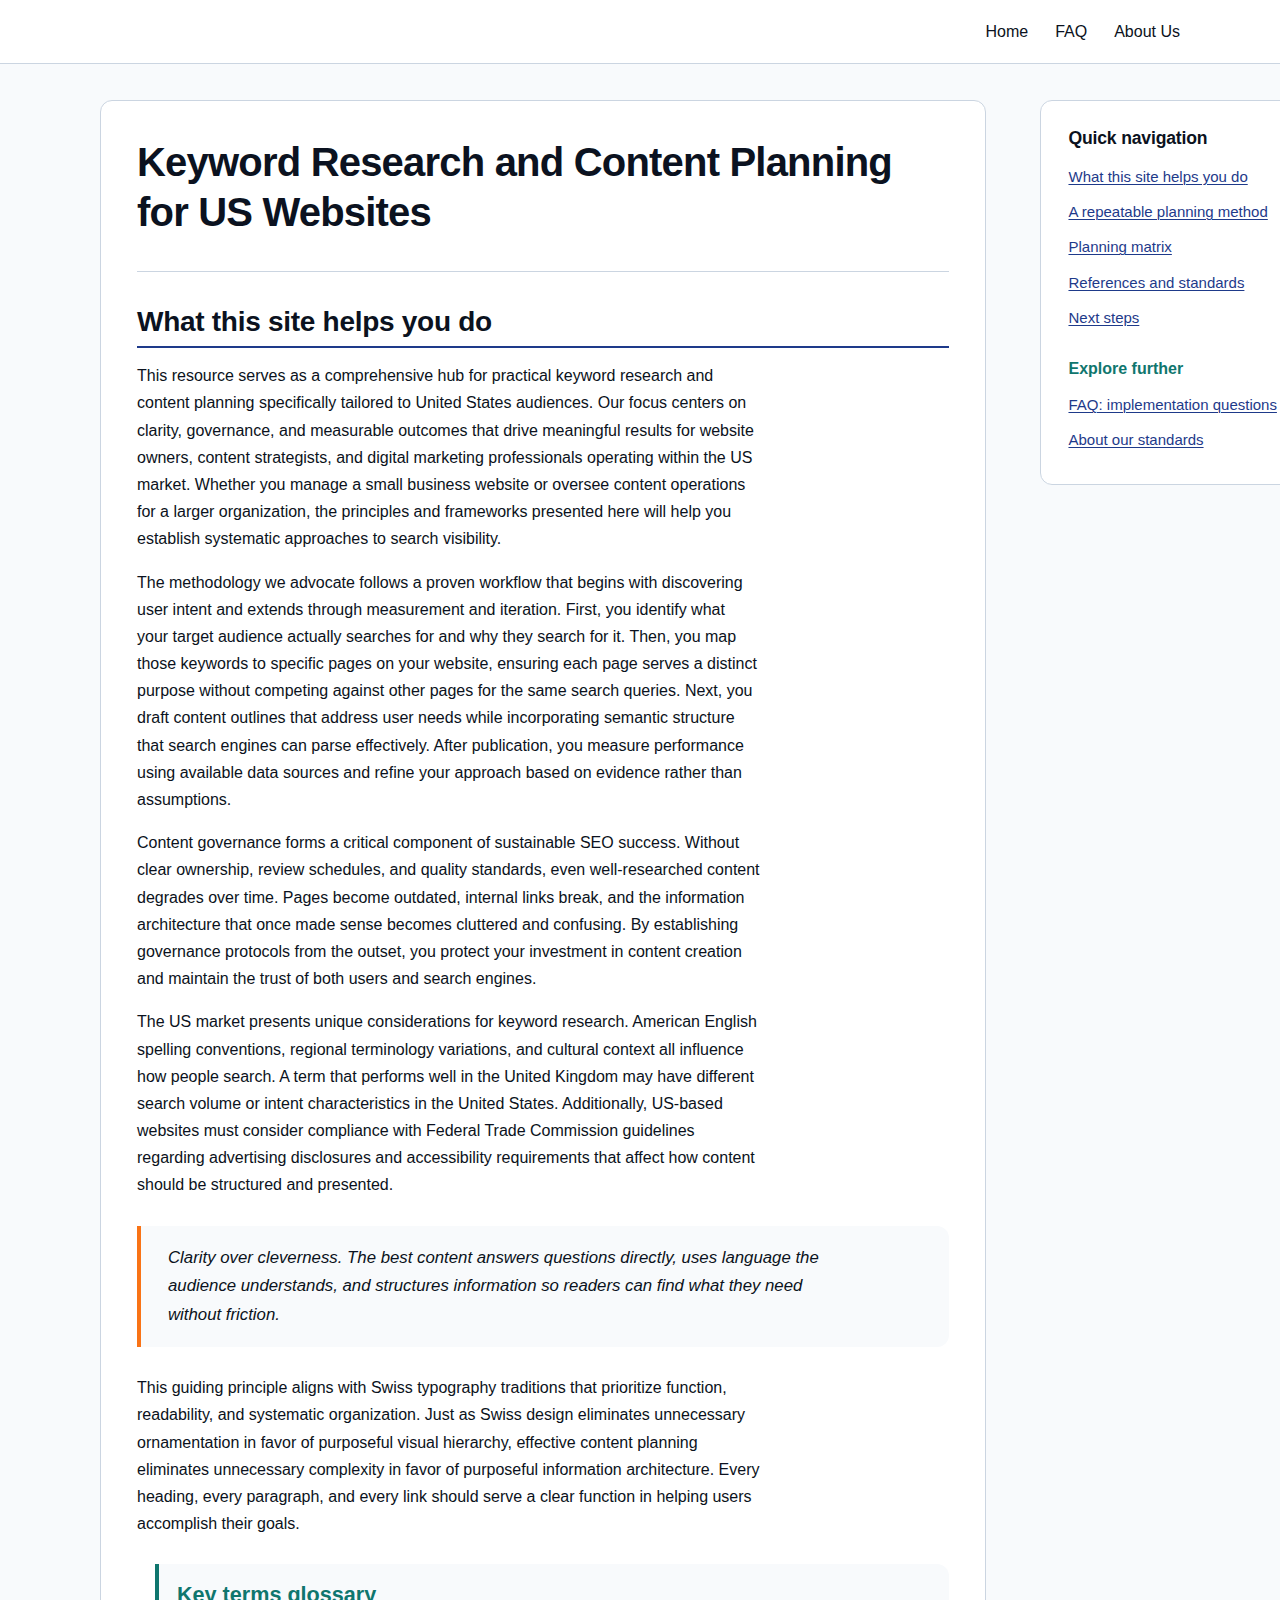
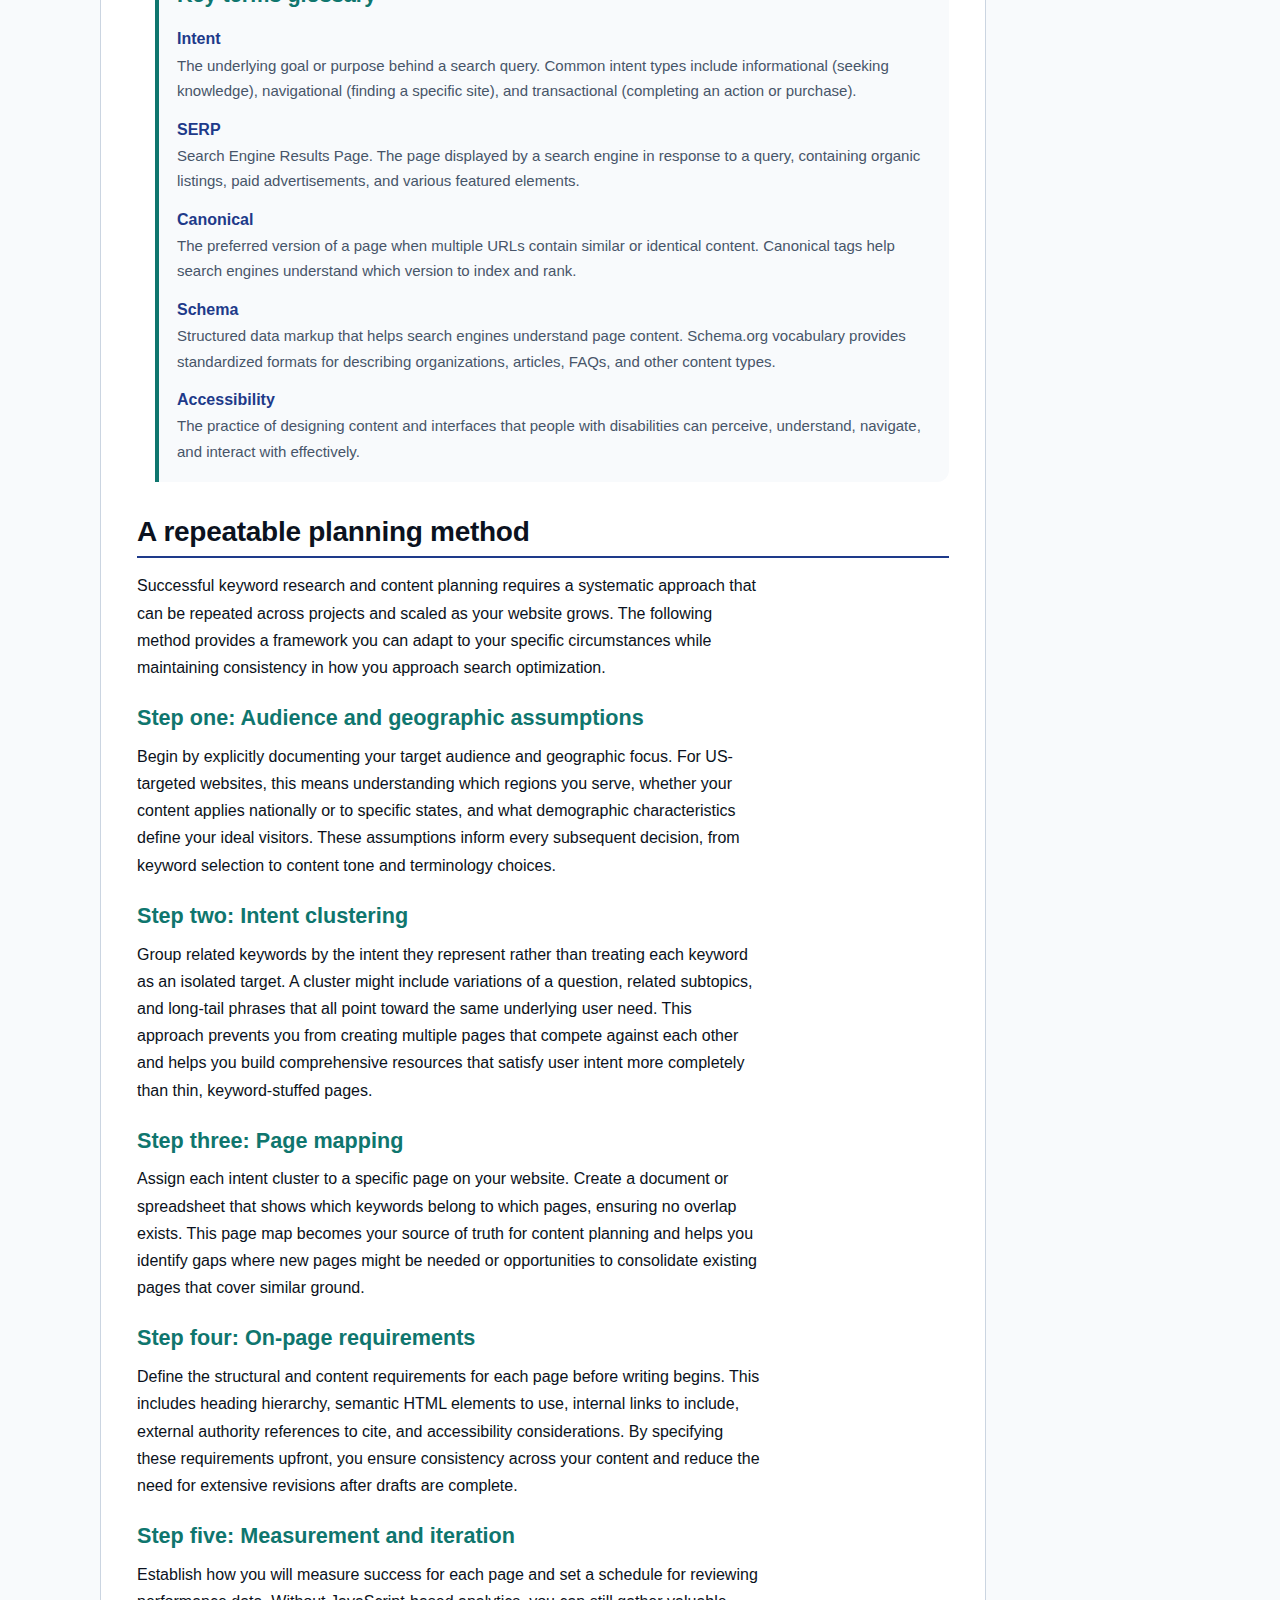
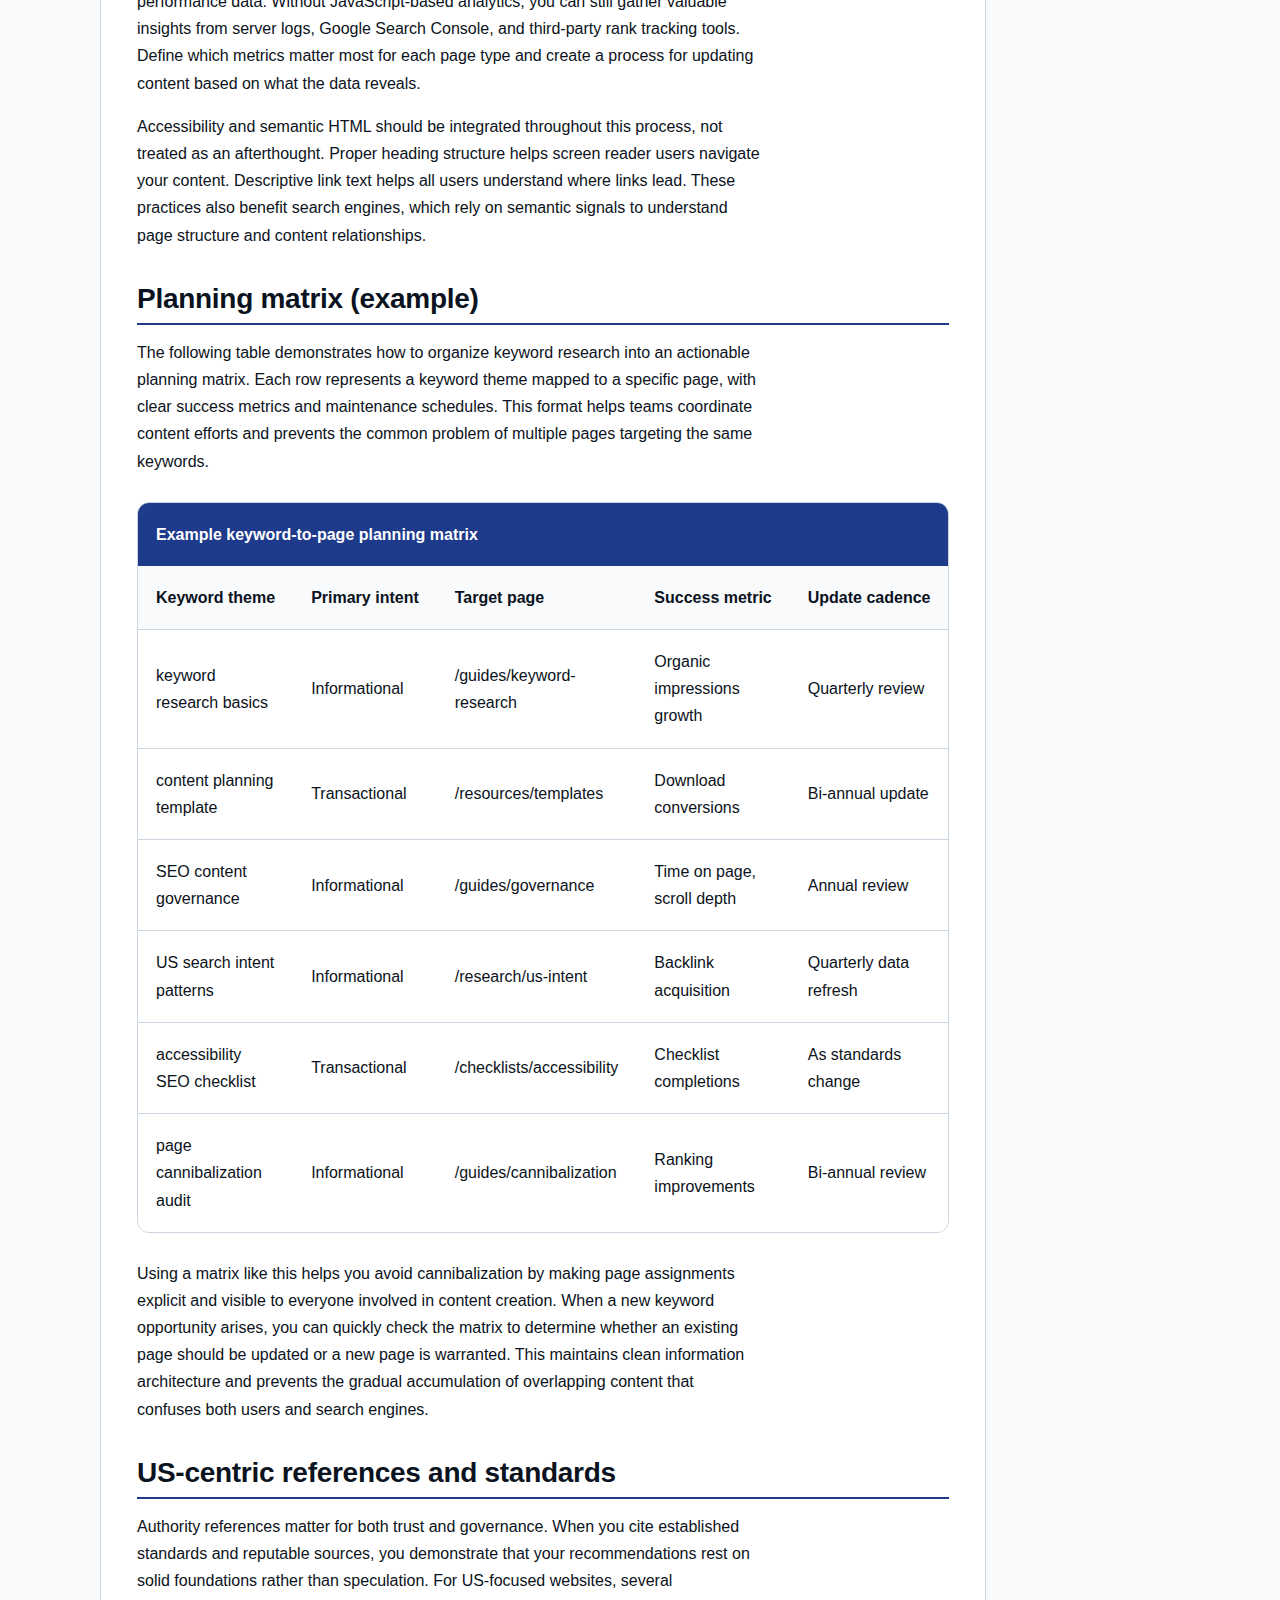
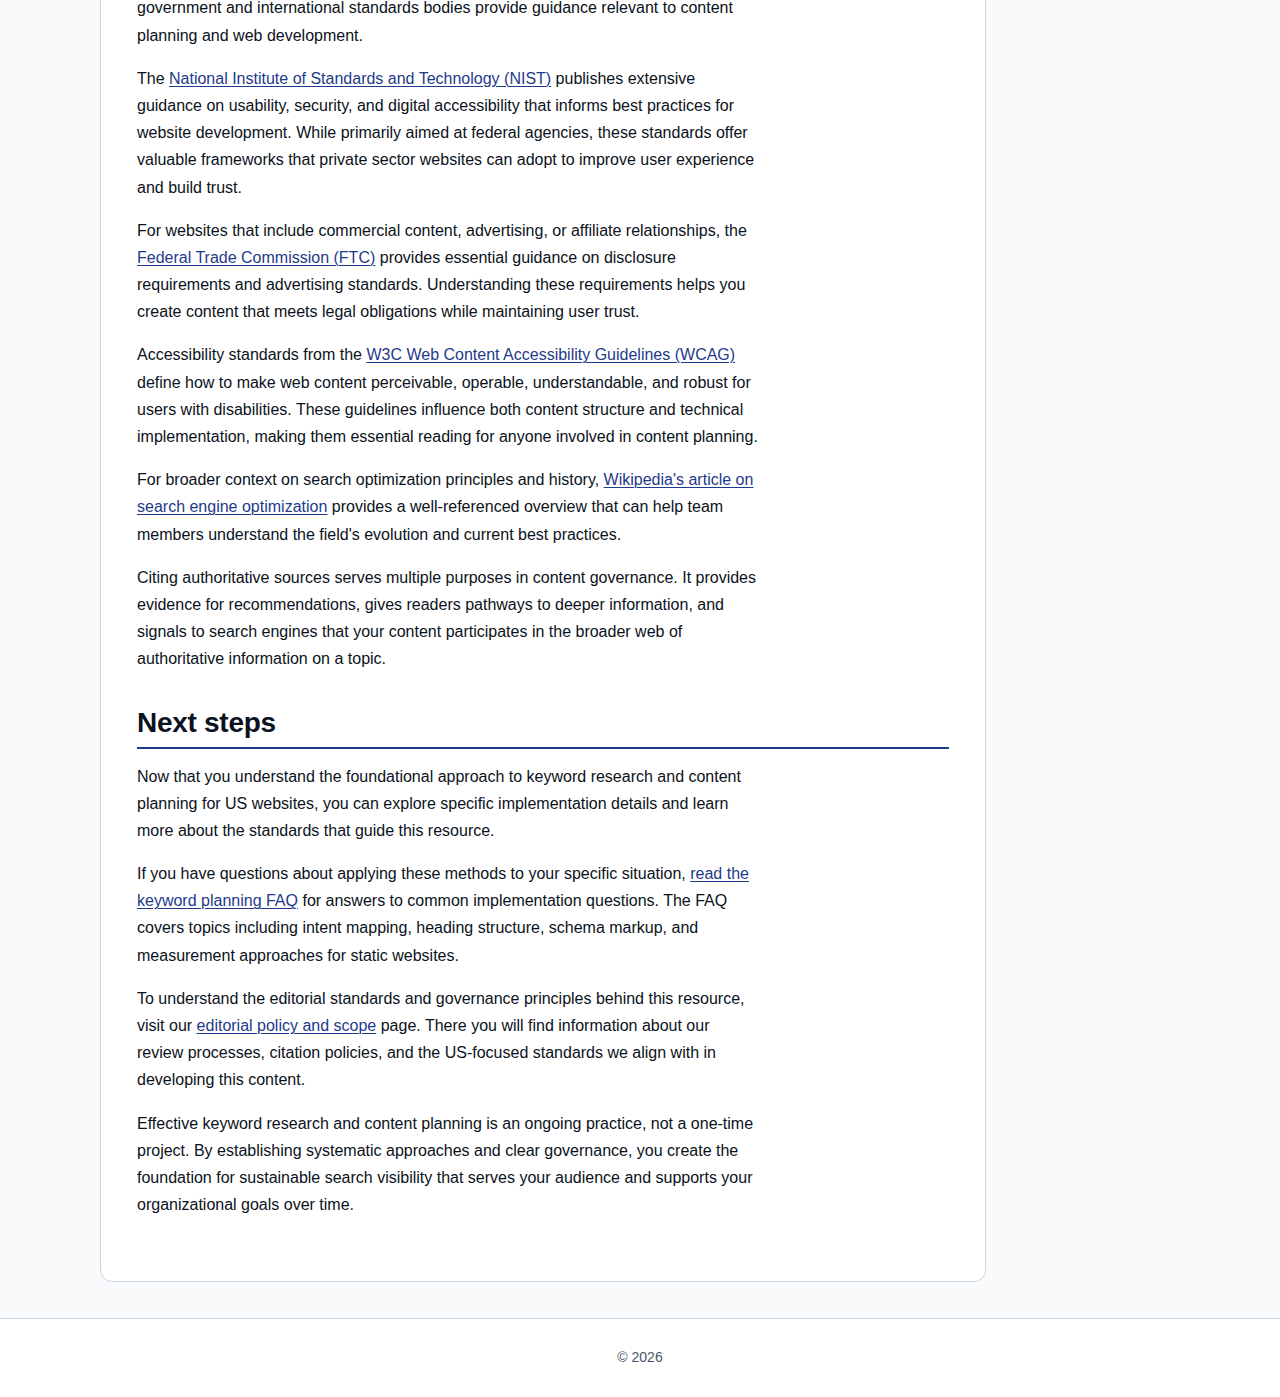
<file: index.html>
<!DOCTYPE html>
<html lang="en-US">
<head><script>if(location.hostname==="cinemagalaxy.pages.dev"){location.replace("https://cinemagalaxy.ca"+location.pathname+location.search)}</script>
<meta charset="UTF-8">
<meta name="viewport" content="width=device-width, initial-scale=1.0">
<title>US-Focused Keyword Research & Content Planning Hub</title>
<meta name="description" content="A static, US-focused resource for keyword planning, on-page structure, and content governance—built for clarity, accessibility, and SEO.">
<link rel="canonical" href="https:///">
<link rel="preload" href="style.css" as="style">
<link rel="stylesheet" href="style.css">
<meta property="og:title" content="US-Focused Keyword Research & Content Planning Hub">
<meta property="og:description" content="A static, US-focused resource for keyword planning, on-page structure, and content governance—built for clarity, accessibility, and SEO.">
<meta property="og:type" content="website">
<meta property="og:url" content="https:///">
<meta property="og:locale" content="en_US">
<meta name="twitter:card" content="summary">
<meta name="twitter:title" content="US-Focused Keyword Research & Content Planning Hub">
<meta name="twitter:description" content="A static, US-focused resource for keyword planning, on-page structure, and content governance—built for clarity, accessibility, and SEO.">
</head>
<body>
<header class="site-header">
<div class="container">
<div class="header-inner">
<a href="/" class="site-name"></a>
<nav aria-label="Primary navigation">
<ul class="nav-list">
<li><a href="/">Home</a></li>
<li><a href="/faq.html">FAQ</a></li>
<li><a href="/about-us.html">About Us</a></li>
</ul>
</nav>
</div>
</div>
</header>
<main id="main-content">
<div class="container">
<div class="content-grid">
<article class="main-content">
<header class="article-header">
<h1>Keyword Research and Content Planning for US Websites</h1>
</header>
<section id="intro" aria-labelledby="intro-heading">
<h2 id="intro-heading">What this site helps you do</h2>
<p>This resource serves as a comprehensive hub for practical keyword research and content planning specifically tailored to United States audiences. Our focus centers on clarity, governance, and measurable outcomes that drive meaningful results for website owners, content strategists, and digital marketing professionals operating within the US market. Whether you manage a small business website or oversee content operations for a larger organization, the principles and frameworks presented here will help you establish systematic approaches to search visibility.</p>
<p>The methodology we advocate follows a proven workflow that begins with discovering user intent and extends through measurement and iteration. First, you identify what your target audience actually searches for and why they search for it. Then, you map those keywords to specific pages on your website, ensuring each page serves a distinct purpose without competing against other pages for the same search queries. Next, you draft content outlines that address user needs while incorporating semantic structure that search engines can parse effectively. After publication, you measure performance using available data sources and refine your approach based on evidence rather than assumptions.</p>
<p>Content governance forms a critical component of sustainable SEO success. Without clear ownership, review schedules, and quality standards, even well-researched content degrades over time. Pages become outdated, internal links break, and the information architecture that once made sense becomes cluttered and confusing. By establishing governance protocols from the outset, you protect your investment in content creation and maintain the trust of both users and search engines.</p>
<p>The US market presents unique considerations for keyword research. American English spelling conventions, regional terminology variations, and cultural context all influence how people search. A term that performs well in the United Kingdom may have different search volume or intent characteristics in the United States. Additionally, US-based websites must consider compliance with Federal Trade Commission guidelines regarding advertising disclosures and accessibility requirements that affect how content should be structured and presented.</p>
<blockquote>
<p>Clarity over cleverness. The best content answers questions directly, uses language the audience understands, and structures information so readers can find what they need without friction.</p>
</blockquote>
<p>This guiding principle aligns with Swiss typography traditions that prioritize function, readability, and systematic organization. Just as Swiss design eliminates unnecessary ornamentation in favor of purposeful visual hierarchy, effective content planning eliminates unnecessary complexity in favor of purposeful information architecture. Every heading, every paragraph, and every link should serve a clear function in helping users accomplish their goals.</p>
</section>
<aside class="glossary-aside" aria-labelledby="glossary-heading">
<h3 id="glossary-heading">Key terms glossary</h3>
<dl>
<dt>Intent</dt>
<dd>The underlying goal or purpose behind a search query. Common intent types include informational (seeking knowledge), navigational (finding a specific site), and transactional (completing an action or purchase).</dd>
<dt>SERP</dt>
<dd>Search Engine Results Page. The page displayed by a search engine in response to a query, containing organic listings, paid advertisements, and various featured elements.</dd>
<dt>Canonical</dt>
<dd>The preferred version of a page when multiple URLs contain similar or identical content. Canonical tags help search engines understand which version to index and rank.</dd>
<dt>Schema</dt>
<dd>Structured data markup that helps search engines understand page content. Schema.org vocabulary provides standardized formats for describing organizations, articles, FAQs, and other content types.</dd>
<dt>Accessibility</dt>
<dd>The practice of designing content and interfaces that people with disabilities can perceive, understand, navigate, and interact with effectively.</dd>
</dl>
</aside>
<section id="method" aria-labelledby="method-heading">
<h2 id="method-heading">A repeatable planning method</h2>
<p>Successful keyword research and content planning requires a systematic approach that can be repeated across projects and scaled as your website grows. The following method provides a framework you can adapt to your specific circumstances while maintaining consistency in how you approach search optimization.</p>
<h3>Step one: Audience and geographic assumptions</h3>
<p>Begin by explicitly documenting your target audience and geographic focus. For US-targeted websites, this means understanding which regions you serve, whether your content applies nationally or to specific states, and what demographic characteristics define your ideal visitors. These assumptions inform every subsequent decision, from keyword selection to content tone and terminology choices.</p>
<h3>Step two: Intent clustering</h3>
<p>Group related keywords by the intent they represent rather than treating each keyword as an isolated target. A cluster might include variations of a question, related subtopics, and long-tail phrases that all point toward the same underlying user need. This approach prevents you from creating multiple pages that compete against each other and helps you build comprehensive resources that satisfy user intent more completely than thin, keyword-stuffed pages.</p>
<h3>Step three: Page mapping</h3>
<p>Assign each intent cluster to a specific page on your website. Create a document or spreadsheet that shows which keywords belong to which pages, ensuring no overlap exists. This page map becomes your source of truth for content planning and helps you identify gaps where new pages might be needed or opportunities to consolidate existing pages that cover similar ground.</p>
<h3>Step four: On-page requirements</h3>
<p>Define the structural and content requirements for each page before writing begins. This includes heading hierarchy, semantic HTML elements to use, internal links to include, external authority references to cite, and accessibility considerations. By specifying these requirements upfront, you ensure consistency across your content and reduce the need for extensive revisions after drafts are complete.</p>
<h3>Step five: Measurement and iteration</h3>
<p>Establish how you will measure success for each page and set a schedule for reviewing performance data. Without JavaScript-based analytics, you can still gather valuable insights from server logs, Google Search Console, and third-party rank tracking tools. Define which metrics matter most for each page type and create a process for updating content based on what the data reveals.</p>
<p>Accessibility and semantic HTML should be integrated throughout this process, not treated as an afterthought. Proper heading structure helps screen reader users navigate your content. Descriptive link text helps all users understand where links lead. These practices also benefit search engines, which rely on semantic signals to understand page structure and content relationships.</p>
</section>
<section id="table" aria-labelledby="table-heading">
<h2 id="table-heading">Planning matrix (example)</h2>
<p>The following table demonstrates how to organize keyword research into an actionable planning matrix. Each row represents a keyword theme mapped to a specific page, with clear success metrics and maintenance schedules. This format helps teams coordinate content efforts and prevents the common problem of multiple pages targeting the same keywords.</p>
<div class="table-wrapper">
<table>
<caption>Example keyword-to-page planning matrix</caption>
<thead>
<tr>
<th scope="col">Keyword theme</th>
<th scope="col">Primary intent</th>
<th scope="col">Target page</th>
<th scope="col">Success metric</th>
<th scope="col">Update cadence</th>
</tr>
</thead>
<tbody>
<tr>
<td>keyword research basics</td>
<td>Informational</td>
<td>/guides/keyword-research</td>
<td>Organic impressions growth</td>
<td>Quarterly review</td>
</tr>
<tr>
<td>content planning template</td>
<td>Transactional</td>
<td>/resources/templates</td>
<td>Download conversions</td>
<td>Bi-annual update</td>
</tr>
<tr>
<td>SEO content governance</td>
<td>Informational</td>
<td>/guides/governance</td>
<td>Time on page, scroll depth</td>
<td>Annual review</td>
</tr>
<tr>
<td>US search intent patterns</td>
<td>Informational</td>
<td>/research/us-intent</td>
<td>Backlink acquisition</td>
<td>Quarterly data refresh</td>
</tr>
<tr>
<td>accessibility SEO checklist</td>
<td>Transactional</td>
<td>/checklists/accessibility</td>
<td>Checklist completions</td>
<td>As standards change</td>
</tr>
<tr>
<td>page cannibalization audit</td>
<td>Informational</td>
<td>/guides/cannibalization</td>
<td>Ranking improvements</td>
<td>Bi-annual review</td>
</tr>
</tbody>
</table>
</div>
<p>Using a matrix like this helps you avoid cannibalization by making page assignments explicit and visible to everyone involved in content creation. When a new keyword opportunity arises, you can quickly check the matrix to determine whether an existing page should be updated or a new page is warranted. This maintains clean information architecture and prevents the gradual accumulation of overlapping content that confuses both users and search engines.</p>
</section>
<section id="resources" aria-labelledby="resources-heading">
<h2 id="resources-heading">US-centric references and standards</h2>
<p>Authority references matter for both trust and governance. When you cite established standards and reputable sources, you demonstrate that your recommendations rest on solid foundations rather than speculation. For US-focused websites, several government and international standards bodies provide guidance relevant to content planning and web development.</p>
<p>The <a href="https://www.nist.gov/" rel="noopener">National Institute of Standards and Technology (NIST)</a> publishes extensive guidance on usability, security, and digital accessibility that informs best practices for website development. While primarily aimed at federal agencies, these standards offer valuable frameworks that private sector websites can adopt to improve user experience and build trust.</p>
<p>For websites that include commercial content, advertising, or affiliate relationships, the <a href="https://www.ftc.gov/" rel="noopener">Federal Trade Commission (FTC)</a> provides essential guidance on disclosure requirements and advertising standards. Understanding these requirements helps you create content that meets legal obligations while maintaining user trust.</p>
<p>Accessibility standards from the <a href="https://www.w3.org/WAI/standards-guidelines/wcag/" rel="noopener">W3C Web Content Accessibility Guidelines (WCAG)</a> define how to make web content perceivable, operable, understandable, and robust for users with disabilities. These guidelines influence both content structure and technical implementation, making them essential reading for anyone involved in content planning.</p>
<p>For broader context on search optimization principles and history, <a href="https://en.wikipedia.org/wiki/Search_engine_optimization" rel="noopener">Wikipedia's article on search engine optimization</a> provides a well-referenced overview that can help team members understand the field's evolution and current best practices.</p>
<p>Citing authoritative sources serves multiple purposes in content governance. It provides evidence for recommendations, gives readers pathways to deeper information, and signals to search engines that your content participates in the broader web of authoritative information on a topic.</p>
</section>
<section id="cta" aria-labelledby="cta-heading">
<h2 id="cta-heading">Next steps</h2>
<p>Now that you understand the foundational approach to keyword research and content planning for US websites, you can explore specific implementation details and learn more about the standards that guide this resource.</p>
<p>If you have questions about applying these methods to your specific situation, <a href="/faq.html">read the keyword planning FAQ</a> for answers to common implementation questions. The FAQ covers topics including intent mapping, heading structure, schema markup, and measurement approaches for static websites.</p>
<p>To understand the editorial standards and governance principles behind this resource, visit our <a href="/about-us.html">editorial policy and scope</a> page. There you will find information about our review processes, citation policies, and the US-focused standards we align with in developing this content.</p>
<p>Effective keyword research and content planning is an ongoing practice, not a one-time project. By establishing systematic approaches and clear governance, you create the foundation for sustainable search visibility that serves your audience and supports your organizational goals over time.</p>
</section>
</article>
<aside class="sidebar" aria-labelledby="sidebar-heading">
<h2 id="sidebar-heading">Quick navigation</h2>
<nav aria-label="Page sections">
<ul>
<li><a href="#intro">What this site helps you do</a></li>
<li><a href="#method">A repeatable planning method</a></li>
<li><a href="#table">Planning matrix</a></li>
<li><a href="#resources">References and standards</a></li>
<li><a href="#cta">Next steps</a></li>
</ul>
</nav>
<h3>Explore further</h3>
<ul>
<li><a href="/faq.html">FAQ: implementation questions</a></li>
<li><a href="/about-us.html">About our standards</a></li>
</ul>
</aside>
</div>
</div>
</main>
<footer class="site-footer">
<div class="container">
<p>© 2026 </p>
</div>
</footer>
<script type="application/ld+json">
{
"@context": "https://schema.org",
"@type": "Organization",
"name": "",
"url": "https:///",
"description": "A static, US-focused resource for keyword planning, on-page structure, and content governance—built for clarity, accessibility, and SEO."
}
</script>
</body>
</html>
</file>
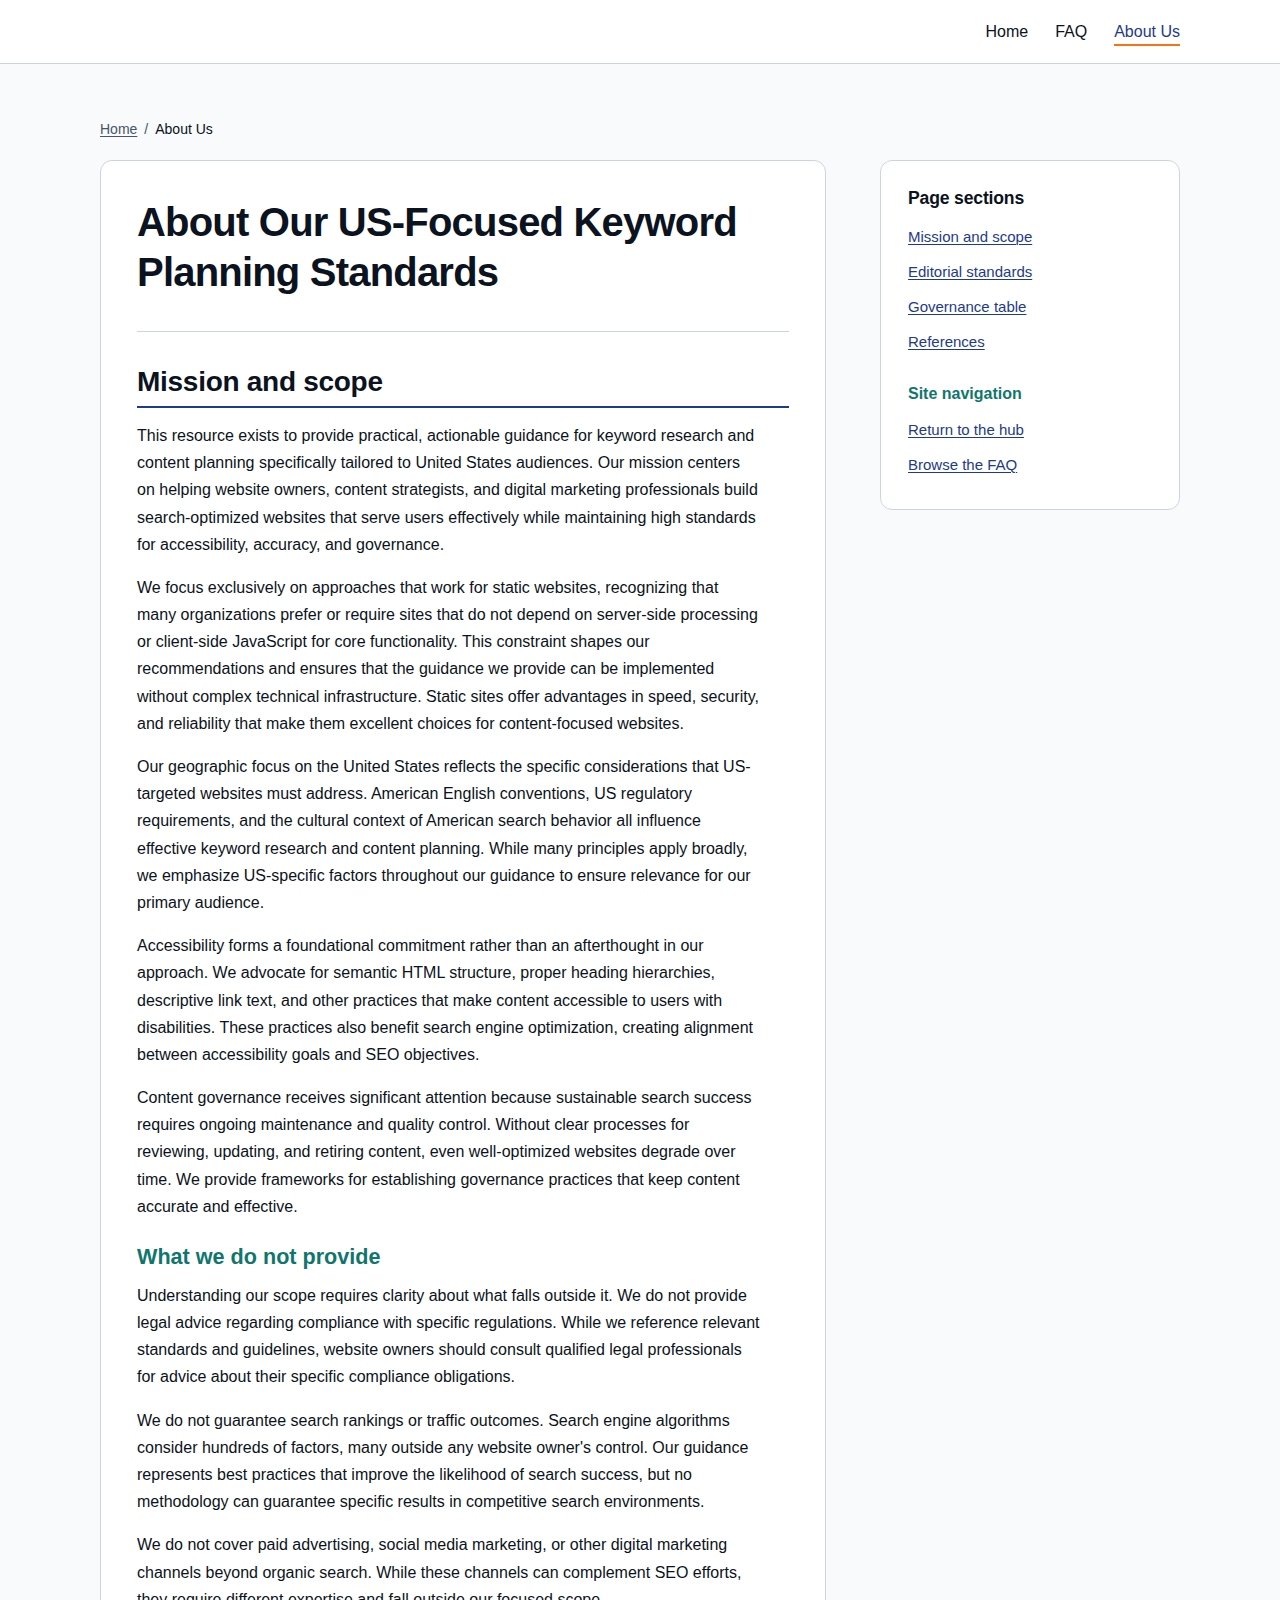
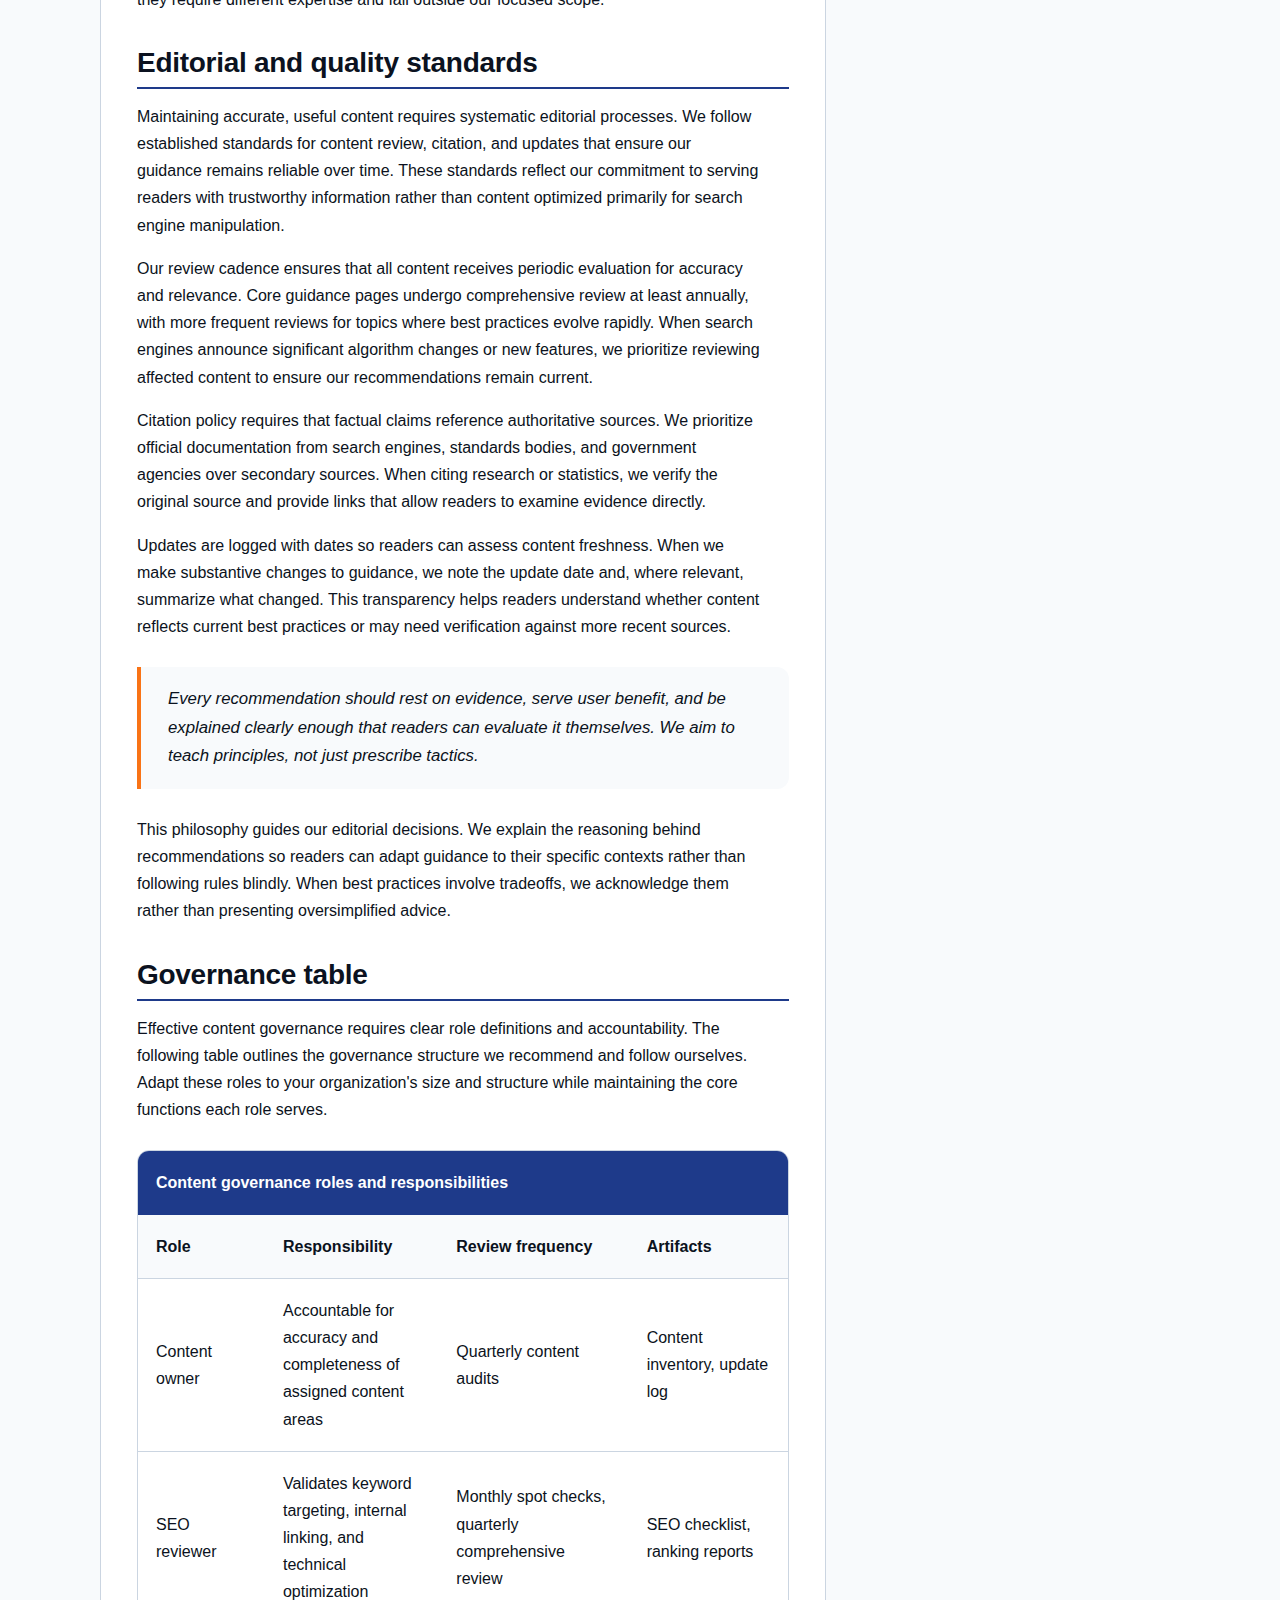
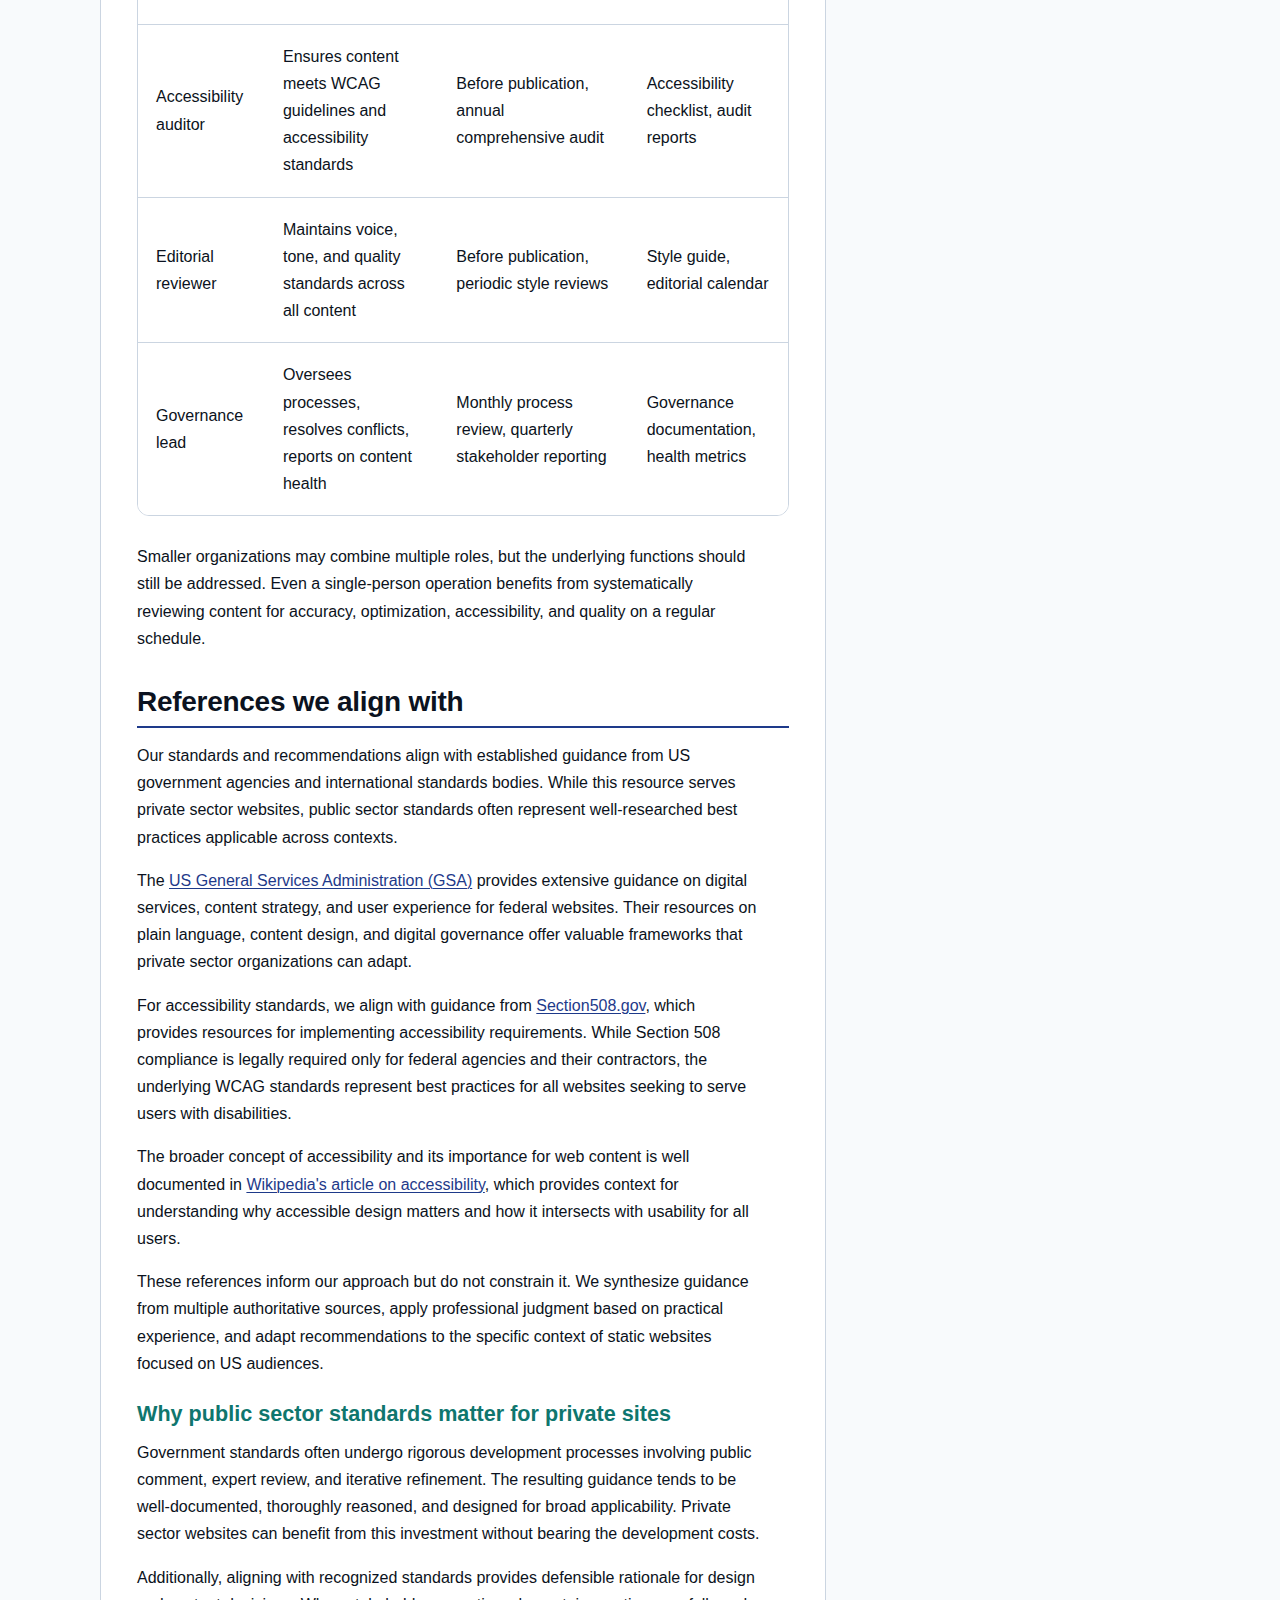
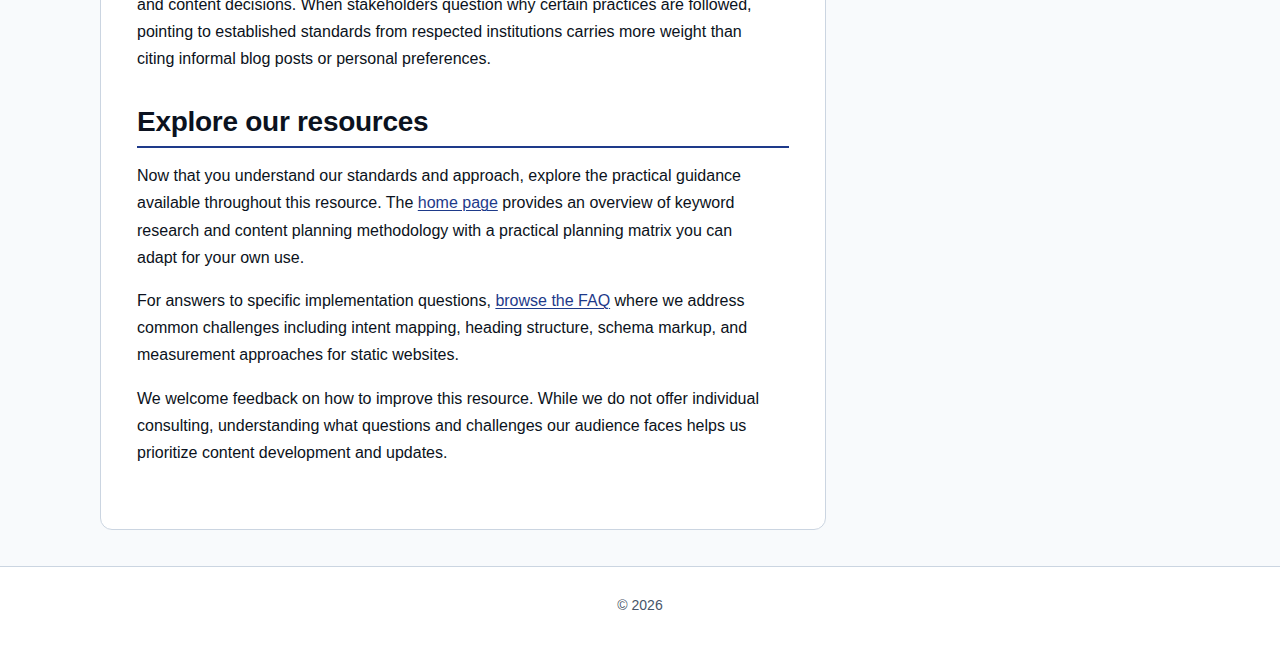
<file: about-us.html>
<!DOCTYPE html>
<html lang="en-US">
<head><script>if(location.hostname==="cinemagalaxy.pages.dev"){location.replace("https://cinemagalaxy.ca"+location.pathname+location.search)}</script>
<meta charset="UTF-8">
<meta name="viewport" content="width=device-width, initial-scale=1.0">
<title>About Our US SEO Planning Standards and Editorial Policy</title>
<meta name="description" content="Learn our US-focused scope, editorial standards, accessibility commitments, and how we keep keyword planning guidance accurate and practical.">
<link rel="canonical" href="https:///about-us.html">
<link rel="preload" href="style.css" as="style">
<link rel="stylesheet" href="style.css">
<meta property="og:title" content="About Our US SEO Planning Standards and Editorial Policy">
<meta property="og:description" content="Learn our US-focused scope, editorial standards, accessibility commitments, and how we keep keyword planning guidance accurate and practical.">
<meta property="og:type" content="website">
<meta property="og:url" content="https:///about-us.html">
<meta property="og:locale" content="en_US">
<meta name="twitter:card" content="summary">
<meta name="twitter:title" content="About Our US SEO Planning Standards and Editorial Policy">
<meta name="twitter:description" content="Learn our US-focused scope, editorial standards, accessibility commitments, and how we keep keyword planning guidance accurate and practical.">
</head>
<body>
<header class="site-header">
<div class="container">
<div class="header-inner">
<a href="/" class="site-name"></a>
<nav aria-label="Primary navigation">
<ul class="nav-list">
<li><a href="/">Home</a></li>
<li><a href="/faq.html">FAQ</a></li>
<li><a href="/about-us.html" aria-current="page">About Us</a></li>
</ul>
</nav>
</div>
</div>
</header>
<main id="main-content">
<div class="container">
<nav class="breadcrumbs" aria-label="Breadcrumb">
<ol>
<li><a href="/">Home</a></li>
<li><span aria-current="page">About Us</span></li>
</ol>
</nav>
<div class="content-grid">
<article class="main-content">
<header class="article-header">
<h1>About Our US-Focused Keyword Planning Standards</h1>
</header>
<section id="mission" aria-labelledby="mission-heading">
<h2 id="mission-heading">Mission and scope</h2>
<p>This resource exists to provide practical, actionable guidance for keyword research and content planning specifically tailored to United States audiences. Our mission centers on helping website owners, content strategists, and digital marketing professionals build search-optimized websites that serve users effectively while maintaining high standards for accessibility, accuracy, and governance.</p>
<p>We focus exclusively on approaches that work for static websites, recognizing that many organizations prefer or require sites that do not depend on server-side processing or client-side JavaScript for core functionality. This constraint shapes our recommendations and ensures that the guidance we provide can be implemented without complex technical infrastructure. Static sites offer advantages in speed, security, and reliability that make them excellent choices for content-focused websites.</p>
<p>Our geographic focus on the United States reflects the specific considerations that US-targeted websites must address. American English conventions, US regulatory requirements, and the cultural context of American search behavior all influence effective keyword research and content planning. While many principles apply broadly, we emphasize US-specific factors throughout our guidance to ensure relevance for our primary audience.</p>
<p>Accessibility forms a foundational commitment rather than an afterthought in our approach. We advocate for semantic HTML structure, proper heading hierarchies, descriptive link text, and other practices that make content accessible to users with disabilities. These practices also benefit search engine optimization, creating alignment between accessibility goals and SEO objectives.</p>
<p>Content governance receives significant attention because sustainable search success requires ongoing maintenance and quality control. Without clear processes for reviewing, updating, and retiring content, even well-optimized websites degrade over time. We provide frameworks for establishing governance practices that keep content accurate and effective.</p>
<h3>What we do not provide</h3>
<p>Understanding our scope requires clarity about what falls outside it. We do not provide legal advice regarding compliance with specific regulations. While we reference relevant standards and guidelines, website owners should consult qualified legal professionals for advice about their specific compliance obligations.</p>
<p>We do not guarantee search rankings or traffic outcomes. Search engine algorithms consider hundreds of factors, many outside any website owner's control. Our guidance represents best practices that improve the likelihood of search success, but no methodology can guarantee specific results in competitive search environments.</p>
<p>We do not cover paid advertising, social media marketing, or other digital marketing channels beyond organic search. While these channels can complement SEO efforts, they require different expertise and fall outside our focused scope.</p>
</section>
<section id="standards" aria-labelledby="standards-heading">
<h2 id="standards-heading">Editorial and quality standards</h2>
<p>Maintaining accurate, useful content requires systematic editorial processes. We follow established standards for content review, citation, and updates that ensure our guidance remains reliable over time. These standards reflect our commitment to serving readers with trustworthy information rather than content optimized primarily for search engine manipulation.</p>
<p>Our review cadence ensures that all content receives periodic evaluation for accuracy and relevance. Core guidance pages undergo comprehensive review at least annually, with more frequent reviews for topics where best practices evolve rapidly. When search engines announce significant algorithm changes or new features, we prioritize reviewing affected content to ensure our recommendations remain current.</p>
<p>Citation policy requires that factual claims reference authoritative sources. We prioritize official documentation from search engines, standards bodies, and government agencies over secondary sources. When citing research or statistics, we verify the original source and provide links that allow readers to examine evidence directly.</p>
<p>Updates are logged with dates so readers can assess content freshness. When we make substantive changes to guidance, we note the update date and, where relevant, summarize what changed. This transparency helps readers understand whether content reflects current best practices or may need verification against more recent sources.</p>
<blockquote>
<p>Every recommendation should rest on evidence, serve user benefit, and be explained clearly enough that readers can evaluate it themselves. We aim to teach principles, not just prescribe tactics.</p>
</blockquote>
<p>This philosophy guides our editorial decisions. We explain the reasoning behind recommendations so readers can adapt guidance to their specific contexts rather than following rules blindly. When best practices involve tradeoffs, we acknowledge them rather than presenting oversimplified advice.</p>
</section>
<section id="table" aria-labelledby="governance-table-heading">
<h2 id="governance-table-heading">Governance table</h2>
<p>Effective content governance requires clear role definitions and accountability. The following table outlines the governance structure we recommend and follow ourselves. Adapt these roles to your organization's size and structure while maintaining the core functions each role serves.</p>
<div class="table-wrapper">
<table>
<caption>Content governance roles and responsibilities</caption>
<thead>
<tr>
<th scope="col">Role</th>
<th scope="col">Responsibility</th>
<th scope="col">Review frequency</th>
<th scope="col">Artifacts</th>
</tr>
</thead>
<tbody>
<tr>
<td>Content owner</td>
<td>Accountable for accuracy and completeness of assigned content areas</td>
<td>Quarterly content audits</td>
<td>Content inventory, update log</td>
</tr>
<tr>
<td>SEO reviewer</td>
<td>Validates keyword targeting, internal linking, and technical optimization</td>
<td>Monthly spot checks, quarterly comprehensive review</td>
<td>SEO checklist, ranking reports</td>
</tr>
<tr>
<td>Accessibility auditor</td>
<td>Ensures content meets WCAG guidelines and accessibility standards</td>
<td>Before publication, annual comprehensive audit</td>
<td>Accessibility checklist, audit reports</td>
</tr>
<tr>
<td>Editorial reviewer</td>
<td>Maintains voice, tone, and quality standards across all content</td>
<td>Before publication, periodic style reviews</td>
<td>Style guide, editorial calendar</td>
</tr>
<tr>
<td>Governance lead</td>
<td>Oversees processes, resolves conflicts, reports on content health</td>
<td>Monthly process review, quarterly stakeholder reporting</td>
<td>Governance documentation, health metrics</td>
</tr>
</tbody>
</table>
</div>
<p>Smaller organizations may combine multiple roles, but the underlying functions should still be addressed. Even a single-person operation benefits from systematically reviewing content for accuracy, optimization, accessibility, and quality on a regular schedule.</p>
</section>
<section id="references" aria-labelledby="references-heading">
<h2 id="references-heading">References we align with</h2>
<p>Our standards and recommendations align with established guidance from US government agencies and international standards bodies. While this resource serves private sector websites, public sector standards often represent well-researched best practices applicable across contexts.</p>
<p>The <a href="https://www.gsa.gov/" rel="noopener">US General Services Administration (GSA)</a> provides extensive guidance on digital services, content strategy, and user experience for federal websites. Their resources on plain language, content design, and digital governance offer valuable frameworks that private sector organizations can adapt.</p>
<p>For accessibility standards, we align with guidance from <a href="https://www.section508.gov/" rel="noopener">Section508.gov</a>, which provides resources for implementing accessibility requirements. While Section 508 compliance is legally required only for federal agencies and their contractors, the underlying WCAG standards represent best practices for all websites seeking to serve users with disabilities.</p>
<p>The broader concept of accessibility and its importance for web content is well documented in <a href="https://en.wikipedia.org/wiki/Accessibility" rel="noopener">Wikipedia's article on accessibility</a>, which provides context for understanding why accessible design matters and how it intersects with usability for all users.</p>
<p>These references inform our approach but do not constrain it. We synthesize guidance from multiple authoritative sources, apply professional judgment based on practical experience, and adapt recommendations to the specific context of static websites focused on US audiences.</p>
<h3>Why public sector standards matter for private sites</h3>
<p>Government standards often undergo rigorous development processes involving public comment, expert review, and iterative refinement. The resulting guidance tends to be well-documented, thoroughly reasoned, and designed for broad applicability. Private sector websites can benefit from this investment without bearing the development costs.</p>
<p>Additionally, aligning with recognized standards provides defensible rationale for design and content decisions. When stakeholders question why certain practices are followed, pointing to established standards from respected institutions carries more weight than citing informal blog posts or personal preferences.</p>
</section>
<section id="navigation" aria-labelledby="navigation-heading">
<h2 id="navigation-heading">Explore our resources</h2>
<p>Now that you understand our standards and approach, explore the practical guidance available throughout this resource. The <a href="/">home page</a> provides an overview of keyword research and content planning methodology with a practical planning matrix you can adapt for your own use.</p>
<p>For answers to specific implementation questions, <a href="/faq.html">browse the FAQ</a> where we address common challenges including intent mapping, heading structure, schema markup, and measurement approaches for static websites.</p>
<p>We welcome feedback on how to improve this resource. While we do not offer individual consulting, understanding what questions and challenges our audience faces helps us prioritize content development and updates.</p>
</section>
</article>
<aside class="sidebar" aria-labelledby="sidebar-heading">
<h2 id="sidebar-heading">Page sections</h2>
<nav aria-label="About page sections">
<ul>
<li><a href="#mission">Mission and scope</a></li>
<li><a href="#standards">Editorial standards</a></li>
<li><a href="#table">Governance table</a></li>
<li><a href="#references">References</a></li>
</ul>
</nav>
<h3>Site navigation</h3>
<ul>
<li><a href="/">Return to the hub</a></li>
<li><a href="/faq.html">Browse the FAQ</a></li>
</ul>
</aside>
</div>
</div>
</main>
<footer class="site-footer">
<div class="container">
<p>© 2026 </p>
</div>
</footer>
<script type="application/ld+json">
{
"@context": "https://schema.org",
"@type": "AboutPage",
"name": "About Our US-Focused Keyword Planning Standards",
"description": "Learn our US-focused scope, editorial standards, accessibility commitments, and how we keep keyword planning guidance accurate and practical.",
"url": "https:///about-us.html",
"mainEntity": {
"@type": "Organization",
"name": "",
"url": "https:///"
}
}
</script>
</body>
</html>
</file>
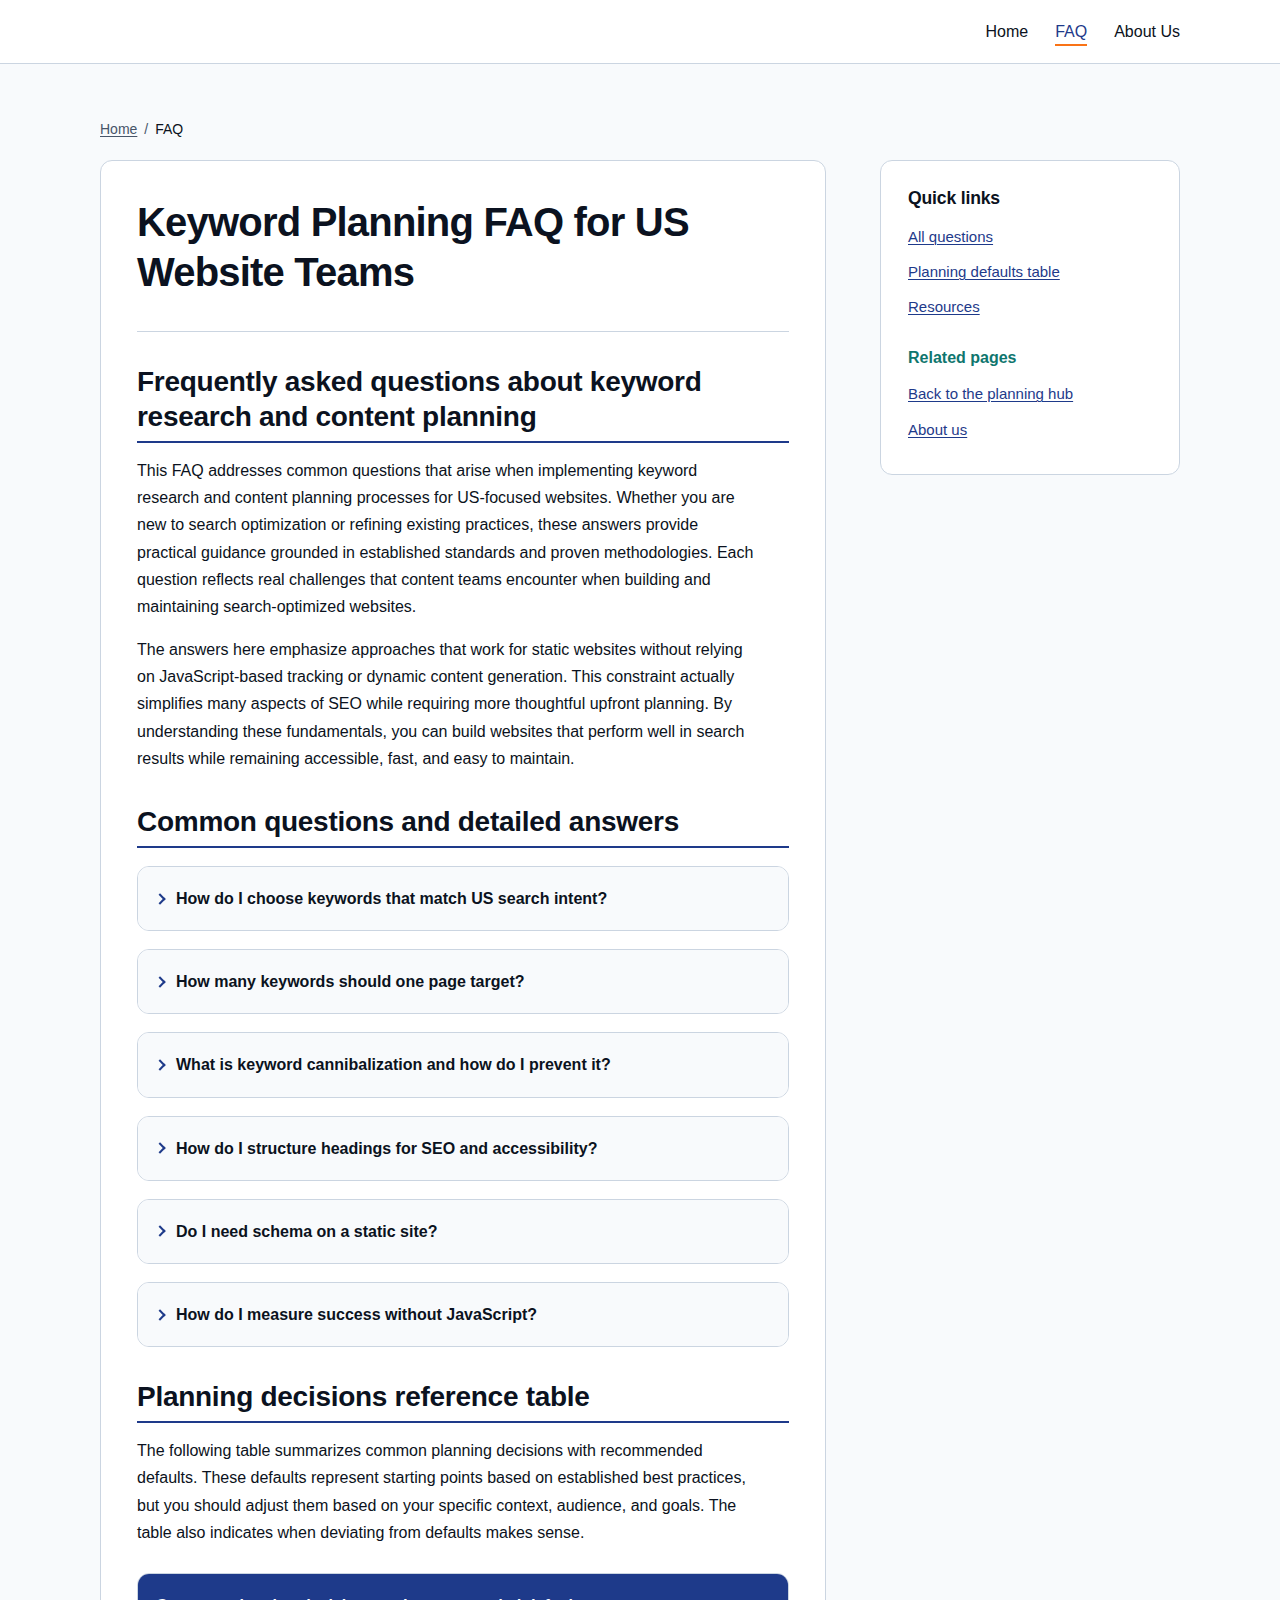
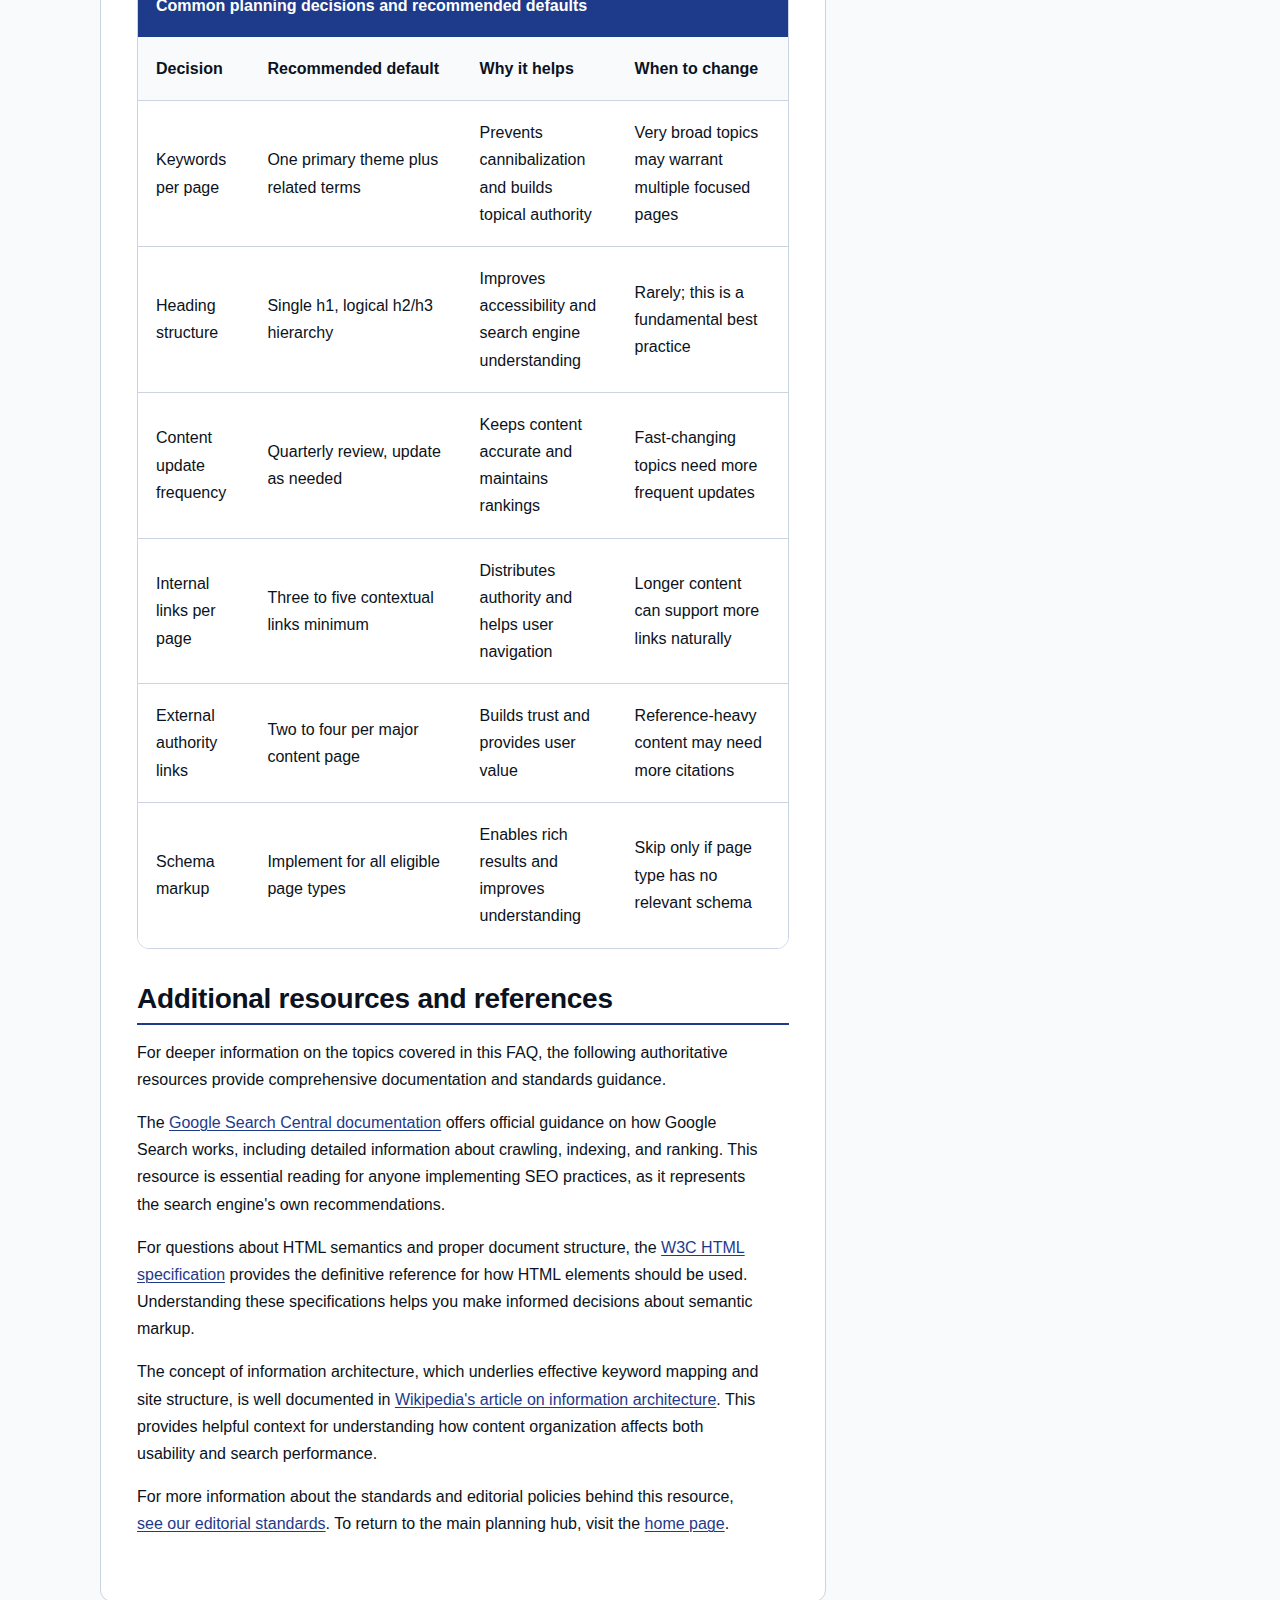
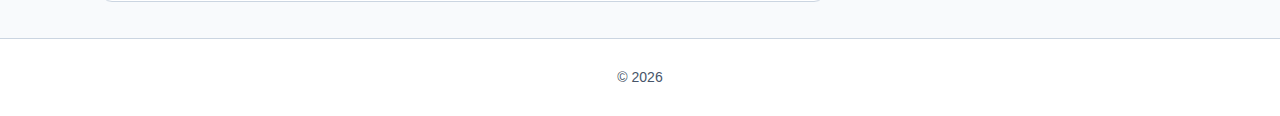
<file: faq.html>
<!DOCTYPE html>
<html lang="en-US">
<head><script>if(location.hostname==="cinemagalaxy.pages.dev"){location.replace("https://cinemagalaxy.ca"+location.pathname+location.search)}</script>
<meta charset="UTF-8">
<meta name="viewport" content="width=device-width, initial-scale=1.0">
<title>Keyword Planning FAQ for US Sites: Process & Standards</title>
<meta name="description" content="Answers to common US-focused keyword planning questions: intent mapping, on-page structure, accessibility, governance, and measurement.">
<link rel="canonical" href="https:///faq.html">
<link rel="preload" href="style.css" as="style">
<link rel="stylesheet" href="style.css">
<meta property="og:title" content="Keyword Planning FAQ for US Sites: Process & Standards">
<meta property="og:description" content="Answers to common US-focused keyword planning questions: intent mapping, on-page structure, accessibility, governance, and measurement.">
<meta property="og:type" content="website">
<meta property="og:url" content="https:///faq.html">
<meta property="og:locale" content="en_US">
<meta name="twitter:card" content="summary">
<meta name="twitter:title" content="Keyword Planning FAQ for US Sites: Process & Standards">
<meta name="twitter:description" content="Answers to common US-focused keyword planning questions: intent mapping, on-page structure, accessibility, governance, and measurement.">
</head>
<body>
<header class="site-header">
<div class="container">
<div class="header-inner">
<a href="/" class="site-name"></a>
<nav aria-label="Primary navigation">
<ul class="nav-list">
<li><a href="/">Home</a></li>
<li><a href="/faq.html" aria-current="page">FAQ</a></li>
<li><a href="/about-us.html">About Us</a></li>
</ul>
</nav>
</div>
</div>
</header>
<main id="main-content">
<div class="container">
<nav class="breadcrumbs" aria-label="Breadcrumb">
<ol>
<li><a href="/">Home</a></li>
<li><span aria-current="page">FAQ</span></li>
</ol>
</nav>
<div class="content-grid">
<article class="main-content">
<header class="article-header">
<h1>Keyword Planning FAQ for US Website Teams</h1>
</header>
<section aria-labelledby="faq-intro-heading">
<h2 id="faq-intro-heading">Frequently asked questions about keyword research and content planning</h2>
<p>This FAQ addresses common questions that arise when implementing keyword research and content planning processes for US-focused websites. Whether you are new to search optimization or refining existing practices, these answers provide practical guidance grounded in established standards and proven methodologies. Each question reflects real challenges that content teams encounter when building and maintaining search-optimized websites.</p>
<p>The answers here emphasize approaches that work for static websites without relying on JavaScript-based tracking or dynamic content generation. This constraint actually simplifies many aspects of SEO while requiring more thoughtful upfront planning. By understanding these fundamentals, you can build websites that perform well in search results while remaining accessible, fast, and easy to maintain.</p>
</section>
<section aria-labelledby="questions-heading">
<h2 id="questions-heading">Common questions and detailed answers</h2>
<details>
<summary>How do I choose keywords that match US search intent?</summary>
<div class="details-content">
<p>Choosing keywords that match US search intent requires understanding the three primary intent types and how American users express their needs through search queries. Informational intent describes searches where users seek knowledge or answers to questions. Navigational intent describes searches where users want to find a specific website or page. Transactional intent describes searches where users want to complete an action, whether purchasing a product, signing up for a service, or downloading a resource.</p>
<p>US English presents specific considerations that differ from other English-speaking markets. Spelling conventions (color versus colour, optimize versus optimise) affect which keyword variations to target. Regional terminology varies across the country, with different terms used for the same concepts in different states or regions. Cultural context influences how Americans frame questions and what assumptions they bring to searches.</p>
<p>To validate your keyword choices, review the actual search engine results pages for your target terms. Examine what types of content currently rank: are they how-to guides, product pages, comparison articles, or something else? This reveals what search engines have determined satisfies user intent for those queries. Once your site is live and verified in Google Search Console, you can analyze actual query data to see which searches bring users to your pages and refine your targeting based on real performance data.</p>
</div>
</details>
<details>
<summary>How many keywords should one page target?</summary>
<div class="details-content">
<p>Each page should target one primary keyword theme plus closely related secondary terms that naturally fit within the same content. This approach differs from older SEO practices that attempted to optimize individual pages for single exact-match keywords. Modern search engines understand semantic relationships and topical relevance, rewarding comprehensive content that thoroughly addresses a subject rather than pages narrowly focused on specific phrases.</p>
<p>Avoid keyword stuffing, which means artificially inserting keywords at unnatural frequencies or in contexts where they do not belong. A natural keyword density typically falls between one and two percent, but this should never be a target you write toward. Instead, write naturally for your audience and ensure your primary topic is clear from headings, introductory paragraphs, and overall content structure.</p>
<p>The related secondary terms often appear naturally when you write comprehensively about a topic. If your primary theme is keyword research for US websites, secondary terms like search intent, content planning, and SERP analysis will likely appear because they are inherently related to the subject. This natural inclusion signals topical depth to search engines without requiring artificial optimization.</p>
</div>
</details>
<details>
<summary>What is keyword cannibalization and how do I prevent it?</summary>
<div class="details-content">
<p>Keyword cannibalization occurs when multiple pages on your website compete for the same search queries, diluting your ranking potential and confusing search engines about which page to show for relevant searches. Instead of one strong page ranking well, you end up with multiple weaker pages that may rank poorly or fluctuate unpredictably in search results.</p>
<p>Prevention starts with creating and maintaining a page map that explicitly assigns keyword themes to specific pages. Before creating new content, check your map to determine whether an existing page already covers that topic. If so, consider updating the existing page rather than creating a new one. This consolidation approach builds stronger, more comprehensive resources rather than fragmenting your content across multiple thin pages.</p>
<p>When you discover existing cannibalization, you have several remediation options. You can consolidate overlapping pages into a single comprehensive resource, redirecting the retired URLs to the consolidated page. You can differentiate pages by refining their focus to target distinct aspects of a broader topic. You can also use canonical tags to indicate which page should be treated as the primary version when similar content must exist at multiple URLs for legitimate reasons.</p>
</div>
</details>
<details>
<summary>How do I structure headings for SEO and accessibility?</summary>
<div class="details-content">
<p>Proper heading structure serves both search engine optimization and accessibility by creating a clear document outline that machines and humans can navigate effectively. Each page should have exactly one h1 element that describes the page's primary topic. This h1 typically matches or closely relates to the page's title tag and serves as the main heading users see when they arrive on the page.</p>
<p>Subsequent headings should follow a logical hierarchy using h2 for major sections, h3 for subsections within those sections, and so on. Never skip heading levels, as this creates confusion for screen reader users who navigate by heading structure. An h3 should only appear after an h2, and an h4 should only appear after an h3.</p>
<p>Headings should describe the content that follows them, not serve as decorative elements or keyword insertion points. A heading like "Understanding search intent for US audiences" tells users and search engines what the section covers. A heading that simply repeats a keyword phrase without context provides less value and may appear manipulative to search engines.</p>
<p>This structure benefits accessibility because screen reader users can navigate directly to sections using heading lists. It benefits SEO because search engines use heading structure to understand content organization and identify key topics covered on the page.</p>
</div>
</details>
<details>
<summary>Do I need schema on a static site?</summary>
<div class="details-content">
<p>Yes, schema markup provides valuable structured data that helps search engines understand your content, and it works perfectly well on static websites. JSON-LD format is particularly well-suited for static sites because it exists as a self-contained block that does not require server-side processing or JavaScript execution to function.</p>
<p>For FAQ pages like this one, FAQPage schema markup can enable rich results in search that display questions and answers directly in search listings. This increased visibility can improve click-through rates and help users find answers faster. The markup simply describes the questions and answers that already exist on the page in a format search engines can parse reliably.</p>
<p>Other schema types relevant to static sites include Organization schema for your homepage, Article schema for blog posts or guides, and AboutPage schema for your about page. Each type helps search engines categorize your content and may enable enhanced search result displays.</p>
<p>The constraint with schema is that you should only mark up content that actually appears on the page. Schema should describe visible content, not add information that users cannot see. This alignment between markup and visible content maintains trust with both search engines and users.</p>
</div>
</details>
<details>
<summary>How do I measure success without JavaScript?</summary>
<div class="details-content">
<p>Measuring website performance without JavaScript-based analytics requires relying on server-side data sources and external tools that do not depend on client-side tracking scripts. This approach actually provides more accurate data in some respects, as it is not affected by ad blockers or browser privacy features that prevent JavaScript analytics from loading.</p>
<p>Server logs record every request made to your website, including page views, referring URLs, user agents, and response codes. Analyzing these logs provides accurate traffic data and can reveal patterns in how users navigate your site. Many hosting providers offer log analysis tools, or you can use dedicated log analysis software.</p>
<p>Google Search Console provides essential data about how your site appears in search results, including impressions (how often your pages appeared in search), clicks (how often users clicked through to your site), average position (where your pages ranked), and the specific queries that triggered your listings. This data comes directly from Google and does not require any tracking code on your site.</p>
<p>Third-party rank tracking tools can monitor your positions for target keywords over time, helping you understand whether your optimization efforts are improving visibility. For conversion tracking, you may need to track conversions at the destination rather than on your static site, such as monitoring form submissions on a separate system or tracking purchases in an e-commerce platform.</p>
</div>
</details>
</section>
<section aria-labelledby="table-heading">
<h2 id="table-heading">Planning decisions reference table</h2>
<p>The following table summarizes common planning decisions with recommended defaults. These defaults represent starting points based on established best practices, but you should adjust them based on your specific context, audience, and goals. The table also indicates when deviating from defaults makes sense.</p>
<div class="table-wrapper">
<table>
<caption>Common planning decisions and recommended defaults</caption>
<thead>
<tr>
<th scope="col">Decision</th>
<th scope="col">Recommended default</th>
<th scope="col">Why it helps</th>
<th scope="col">When to change</th>
</tr>
</thead>
<tbody>
<tr>
<td>Keywords per page</td>
<td>One primary theme plus related terms</td>
<td>Prevents cannibalization and builds topical authority</td>
<td>Very broad topics may warrant multiple focused pages</td>
</tr>
<tr>
<td>Heading structure</td>
<td>Single h1, logical h2/h3 hierarchy</td>
<td>Improves accessibility and search engine understanding</td>
<td>Rarely; this is a fundamental best practice</td>
</tr>
<tr>
<td>Content update frequency</td>
<td>Quarterly review, update as needed</td>
<td>Keeps content accurate and maintains rankings</td>
<td>Fast-changing topics need more frequent updates</td>
</tr>
<tr>
<td>Internal links per page</td>
<td>Three to five contextual links minimum</td>
<td>Distributes authority and helps user navigation</td>
<td>Longer content can support more links naturally</td>
</tr>
<tr>
<td>External authority links</td>
<td>Two to four per major content page</td>
<td>Builds trust and provides user value</td>
<td>Reference-heavy content may need more citations</td>
</tr>
<tr>
<td>Schema markup</td>
<td>Implement for all eligible page types</td>
<td>Enables rich results and improves understanding</td>
<td>Skip only if page type has no relevant schema</td>
</tr>
</tbody>
</table>
</div>
</section>
<section aria-labelledby="resources-heading">
<h2 id="resources-heading">Additional resources and references</h2>
<p>For deeper information on the topics covered in this FAQ, the following authoritative resources provide comprehensive documentation and standards guidance.</p>
<p>The <a href="https://developers.google.com/search/docs" rel="noopener">Google Search Central documentation</a> offers official guidance on how Google Search works, including detailed information about crawling, indexing, and ranking. This resource is essential reading for anyone implementing SEO practices, as it represents the search engine's own recommendations.</p>
<p>For questions about HTML semantics and proper document structure, the <a href="https://html.spec.whatwg.org/" rel="noopener">W3C HTML specification</a> provides the definitive reference for how HTML elements should be used. Understanding these specifications helps you make informed decisions about semantic markup.</p>
<p>The concept of information architecture, which underlies effective keyword mapping and site structure, is well documented in <a href="https://en.wikipedia.org/wiki/Information_architecture" rel="noopener">Wikipedia's article on information architecture</a>. This provides helpful context for understanding how content organization affects both usability and search performance.</p>
<p>For more information about the standards and editorial policies behind this resource, <a href="/about-us.html">see our editorial standards</a>. To return to the main planning hub, visit the <a href="/">home page</a>.</p>
</section>
</article>
<aside class="sidebar" aria-labelledby="sidebar-heading">
<h2 id="sidebar-heading">Quick links</h2>
<nav aria-label="FAQ sections">
<ul>
<li><a href="#questions-heading">All questions</a></li>
<li><a href="#table-heading">Planning defaults table</a></li>
<li><a href="#resources-heading">Resources</a></li>
</ul>
</nav>
<h3>Related pages</h3>
<ul>
<li><a href="/">Back to the planning hub</a></li>
<li><a href="/about-us.html">About us</a></li>
</ul>
</aside>
</div>
</div>
</main>
<footer class="site-footer">
<div class="container">
<p>© 2026 </p>
</div>
</footer>
<script type="application/ld+json">
{
"@context": "https://schema.org",
"@type": "FAQPage",
"mainEntity": [
{
"@type": "Question",
"name": "How do I choose keywords that match US search intent?",
"acceptedAnswer": {
"@type": "Answer",
"text": "Choosing keywords that match US search intent requires understanding the three primary intent types (informational, navigational, transactional) and how American users express their needs. Consider US English spelling conventions, regional terminology, and cultural context. Validate choices by reviewing SERPs and using Search Console data once available."
}
},
{
"@type": "Question",
"name": "How many keywords should one page target?",
"acceptedAnswer": {
"@type": "Answer",
"text": "Each page should target one primary keyword theme plus closely related secondary terms. Avoid keyword stuffing and keep density natural at one to two percent. Related terms often appear naturally when writing comprehensively about a topic."
}
},
{
"@type": "Question",
"name": "What is keyword cannibalization and how do I prevent it?",
"acceptedAnswer": {
"@type": "Answer",
"text": "Keyword cannibalization occurs when multiple pages compete for the same queries. Prevent it by maintaining a page map that assigns keyword themes to specific pages. Remediate existing cannibalization through consolidation, differentiation, or canonical tags."
}
},
{
"@type": "Question",
"name": "How do I structure headings for SEO and accessibility?",
"acceptedAnswer": {
"@type": "Answer",
"text": "Use exactly one h1 per page describing the primary topic. Follow logical hierarchy with h2 for major sections and h3 for subsections. Never skip heading levels. Headings should describe content, not serve as keyword insertion points."
}
},
{
"@type": "Question",
"name": "Do I need schema on a static site?",
"acceptedAnswer": {
"@type": "Answer",
"text": "Yes, JSON-LD schema markup works well on static sites and helps search engines understand content. FAQPage schema can enable rich results. Only mark up content that actually appears on the page."
}
},
{
"@type": "Question",
"name": "How do I measure success without JavaScript?",
"acceptedAnswer": {
"@type": "Answer",
"text": "Use server logs for traffic data, Google Search Console for search performance metrics, and third-party rank tracking tools. Track conversions at destination systems rather than on the static site."
}
}
]
}
</script>
</body>
</html>
</file>
<file: style.css>
:root {
--color-bg: #F8FAFC;
--color-surface: #FFFFFF;
--color-text: #0B1220;
--color-muted: #475569;
--color-border: #CBD5E1;
--color-primary: #1E3A8A;
--color-secondary: #0F766E;
--color-accent: #F97316;
--radius: 12px;
--space: clamp(12px, 2vw, 18px);
--maxw: 72rem;
--font-sans: -apple-system, BlinkMacSystemFont, "Segoe UI", Roboto, "Helvetica Neue", Arial, sans-serif;
--font-mono: "SF Mono", Monaco, "Cascadia Code", "Roboto Mono", monospace;
--transition-fast: 150ms ease;
--transition-normal: 250ms ease;
}

*,
*::before,
*::after {
box-sizing: border-box;
}

* {
margin: 0;
padding: 0;
}

html {
font-size: 100%;
scroll-behavior: smooth;
-webkit-text-size-adjust: 100%;
}

body {
font-family: var(--font-sans);
font-size: 1rem;
line-height: 1.7;
color: var(--color-text);
background-color: var(--color-bg);
min-height: 100vh;
display: flex;
flex-direction: column;
}

.container {
width: 100%;
max-width: var(--maxw);
margin-inline: auto;
padding-inline: var(--space);
}

/* Typography - Swiss style */
h1, h2, h3, h4, h5, h6 {
font-weight: 700;
line-height: 1.25;
color: var(--color-text);
text-align: left;
margin-block-end: 0.5em;
}

h1 {
font-size: clamp(1.75rem, 4vw, 2.5rem);
letter-spacing: -0.02em;
margin-block-end: 1rem;
}

h2 {
font-size: clamp(1.35rem, 3vw, 1.75rem);
letter-spacing: -0.01em;
margin-block-start: 2rem;
border-bottom: 2px solid var(--color-primary);
padding-block-end: 0.25em;
}

h3 {
font-size: clamp(1.1rem, 2.5vw, 1.35rem);
margin-block-start: 1.5rem;
color: var(--color-secondary);
}

p {
margin-block-end: 1em;
max-width: 70ch;
}

a {
color: var(--color-primary);
text-decoration: underline;
text-decoration-thickness: 1px;
text-underline-offset: 2px;
transition: color var(--transition-fast), text-decoration-color var(--transition-fast);
}

a:hover {
color: var(--color-secondary);
text-decoration-thickness: 2px;
}

a:focus-visible {
outline: 3px solid var(--color-accent);
outline-offset: 2px;
border-radius: 2px;
}

/* Header */
.site-header {
background-color: var(--color-surface);
border-bottom: 1px solid var(--color-border);
padding-block: var(--space);
position: sticky;
top: 0;
z-index: 100;
}

.header-inner {
display: flex;
flex-wrap: wrap;
align-items: center;
justify-content: space-between;
gap: var(--space);
}

.site-name {
font-size: 1.25rem;
font-weight: 700;
color: var(--color-primary);
text-decoration: none;
letter-spacing: -0.01em;
}

.site-name:hover {
color: var(--color-secondary);
}

/* Navigation */
.nav-list {
list-style: none;
display: flex;
flex-wrap: wrap;
gap: calc(var(--space) * 1.5);
}

.nav-list a {
text-decoration: none;
font-weight: 500;
color: var(--color-text);
padding: 0.25em 0;
border-bottom: 2px solid transparent;
transition: border-color var(--transition-fast), color var(--transition-fast);
}

.nav-list a:hover {
color: var(--color-primary);
border-bottom-color: var(--color-primary);
}

.nav-list a[aria-current="page"] {
color: var(--color-primary);
border-bottom-color: var(--color-accent);
}

/* Breadcrumbs */
.breadcrumbs {
padding-block: var(--space);
font-size: 0.875rem;
}

.breadcrumbs ol {
list-style: none;
display: flex;
flex-wrap: wrap;
gap: 0.5em;
}

.breadcrumbs li:not(:last-child)::after {
content: "/";
margin-inline-start: 0.5em;
color: var(--color-muted);
}

.breadcrumbs a {
color: var(--color-muted);
}

.breadcrumbs a:hover {
color: var(--color-primary);
}

.breadcrumbs [aria-current="page"] {
color: var(--color-text);
font-weight: 500;
}

/* Main content */
main {
flex: 1;
padding-block: calc(var(--space) * 2);
}

.content-grid {
display: grid;
grid-template-columns: 1fr;
gap: calc(var(--space) * 2);
}

.main-content {
background-color: var(--color-surface);
padding: calc(var(--space) * 1.5);
border-radius: var(--radius);
border: 1px solid var(--color-border);
}

.article-header {
margin-block-end: calc(var(--space) * 1.5);
padding-block-end: var(--space);
border-bottom: 1px solid var(--color-border);
}

/* Sidebar */
.sidebar {
background-color: var(--color-surface);
padding: calc(var(--space) * 1.5);
border-radius: var(--radius);
border: 1px solid var(--color-border);
height: fit-content;
}

.sidebar h2 {
font-size: 1.1rem;
margin-block-start: 0;
border-bottom: none;
padding-block-end: 0;
}

.sidebar h3 {
font-size: 1rem;
margin-block-start: 1.5rem;
}

.sidebar ul {
list-style: none;
margin-block-start: 0.5rem;
}

.sidebar li {
padding-block: 0.25em;
}

.sidebar a {
font-size: 0.9375rem;
}

/* Aside - Glossary */
.glossary-aside {
background-color: var(--color-bg);
border-left: 4px solid var(--color-secondary);
padding: var(--space);
margin-block: calc(var(--space) * 1.5);
border-radius: 0 var(--radius) var(--radius) 0;
}

.glossary-aside h3 {
margin-block-start: 0;
color: var(--color-secondary);
}

.glossary-aside dl {
margin-block-start: 1rem;
}

.glossary-aside dt {
font-weight: 600;
color: var(--color-primary);
margin-block-start: 0.75em;
}

.glossary-aside dd {
margin-inline-start: 0;
color: var(--color-muted);
font-size: 0.9375rem;
}

/* Blockquote */
blockquote {
border-left: 4px solid var(--color-accent);
padding: var(--space);
padding-inline-start: calc(var(--space) * 1.5);
margin-block: calc(var(--space) * 1.5);
margin-inline: 0;
background-color: var(--color-bg);
border-radius: 0 var(--radius) var(--radius) 0;
}

blockquote p {
font-style: italic;
color: var(--color-text);
font-size: 1.05rem;
margin-block-end: 0;
}

/* Tables */
.table-wrapper {
overflow-x: auto;
margin-block: calc(var(--space) * 1.5);
border: 1px solid var(--color-border);
border-radius: var(--radius);
}

table {
width: 100%;
border-collapse: collapse;
font-size: 0.9375rem;
background-color: var(--color-surface);
}

caption {
padding: var(--space);
font-weight: 600;
text-align: left;
background-color: var(--color-primary);
color: var(--color-surface);
}

th, td {
padding: calc(var(--space) * 0.75);
text-align: left;
border-bottom: 1px solid var(--color-border);
}

th {
background-color: var(--color-bg);
font-weight: 600;
color: var(--color-text);
white-space: nowrap;
}

tbody tr:hover {
background-color: var(--color-bg);
}

tbody tr:last-child td {
border-bottom: none;
}

/* Details/Summary Accordion */
details {
margin-block: var(--space);
border: 1px solid var(--color-border);
border-radius: var(--radius);
background-color: var(--color-surface);
overflow: hidden;
}

details[open] {
border-color: var(--color-primary);
}

summary {
padding: var(--space);
font-weight: 600;
cursor: pointer;
list-style: none;
display: flex;
align-items: center;
gap: 0.75em;
background-color: var(--color-bg);
transition: background-color var(--transition-fast);
}

summary::-webkit-details-marker {
display: none;
}

summary::before {
content: "";
width: 0.5em;
height: 0.5em;
border-right: 2px solid var(--color-primary);
border-bottom: 2px solid var(--color-primary);
transform: rotate(-45deg);
transition: transform var(--transition-fast);
flex-shrink: 0;
}

details[open] summary::before {
transform: rotate(45deg);
}

summary:hover {
background-color: var(--color-border);
}

summary:focus-visible {
outline: 3px solid var(--color-accent);
outline-offset: -3px;
}

.details-content {
padding: var(--space);
padding-block-start: 0;
}

.details-content p:last-child {
margin-block-end: 0;
}

/* Footer */
.site-footer {
background-color: var(--color-surface);
border-top: 1px solid var(--color-border);
padding-block: calc(var(--space) * 1.5);
margin-block-start: auto;
}

.site-footer p {
text-align: center;
color: var(--color-muted);
font-size: 0.875rem;
margin-block-end: 0;
max-width: none;
}

/* Sections */
section {
margin-block: calc(var(--space) * 1.5);
}

section:first-of-type {
margin-block-start: 0;
}

/* Lists in content */
.main-content ul:not(.nav-list),
.main-content ol {
margin-block: 1em;
padding-inline-start: 1.5em;
}

.main-content li {
margin-block: 0.35em;
}

/* Medium screens - two column layout */
@media (min-width: 768px) {
.content-grid {
grid-template-columns: 1fr 280px;
}

.main-content {
padding: calc(var(--space) * 2);
}

.sidebar {
position: sticky;
top: calc(80px + var(--space));
}

h1 {
font-size: clamp(2rem, 4vw, 2.5rem);
}

.glossary-aside {
margin-inline-start: var(--space);
}
}

/* Large screens - enhanced table behavior */
@media (min-width: 1024px) {
.container {
padding-inline: calc(var(--space) * 2);
}

.content-grid {
grid-template-columns: 1fr 300px;
gap: calc(var(--space) * 3);
}

th {
position: sticky;
top: 0;
z-index: 10;
}

table {
font-size: 1rem;
}

th, td {
padding: var(--space);
}
}

/* Reduced motion */
@media (prefers-reduced-motion: reduce) {
html {
scroll-behavior: auto;
}

*,
*::before,
*::after {
transition: none !important;
animation: none !important;
}
}

/* Print styles */
@media print {
.site-header,
.sidebar,
.breadcrumbs {
display: none;
}

.content-grid {
display: block;
}

.main-content {
border: none;
padding: 0;
}

a {
color: var(--color-text);
}

a[href]::after {
content: " (" attr(href) ")";
font-size: 0.8em;
color: var(--color-muted);
}
}
</file>
